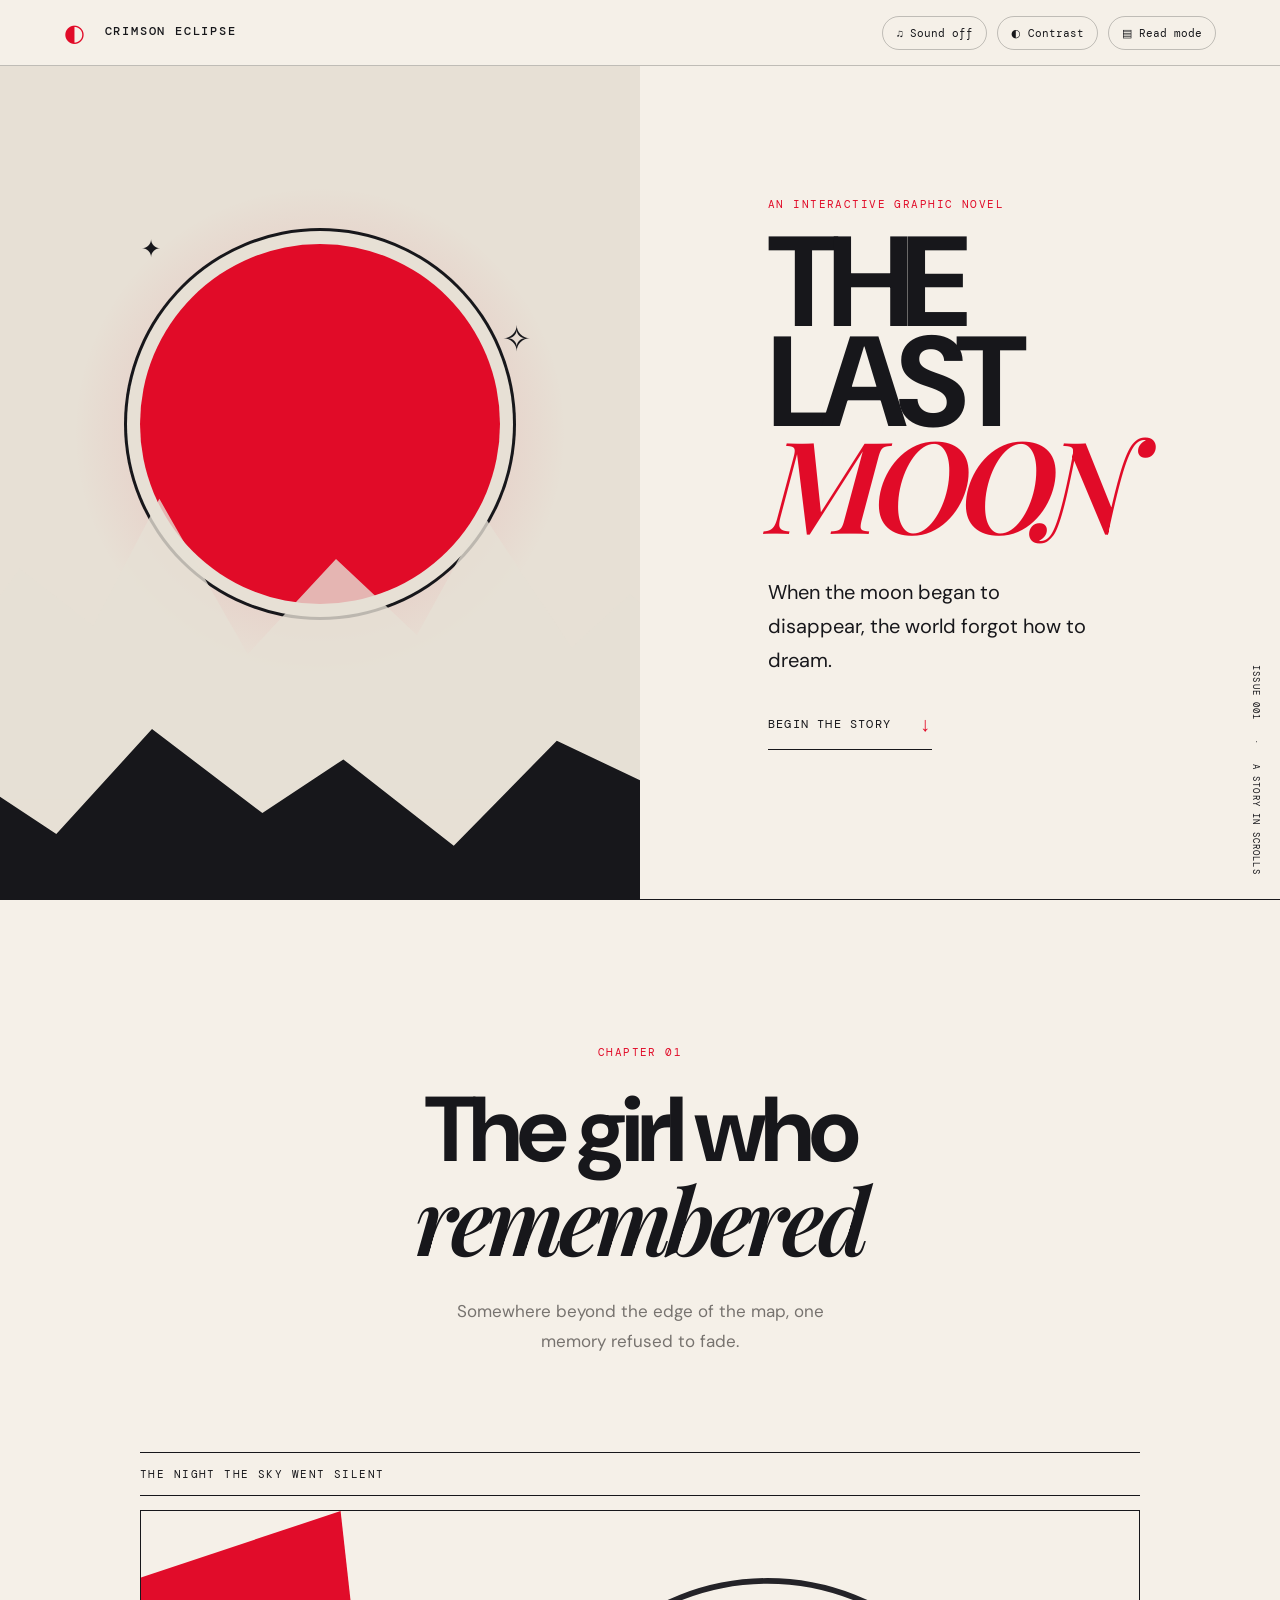
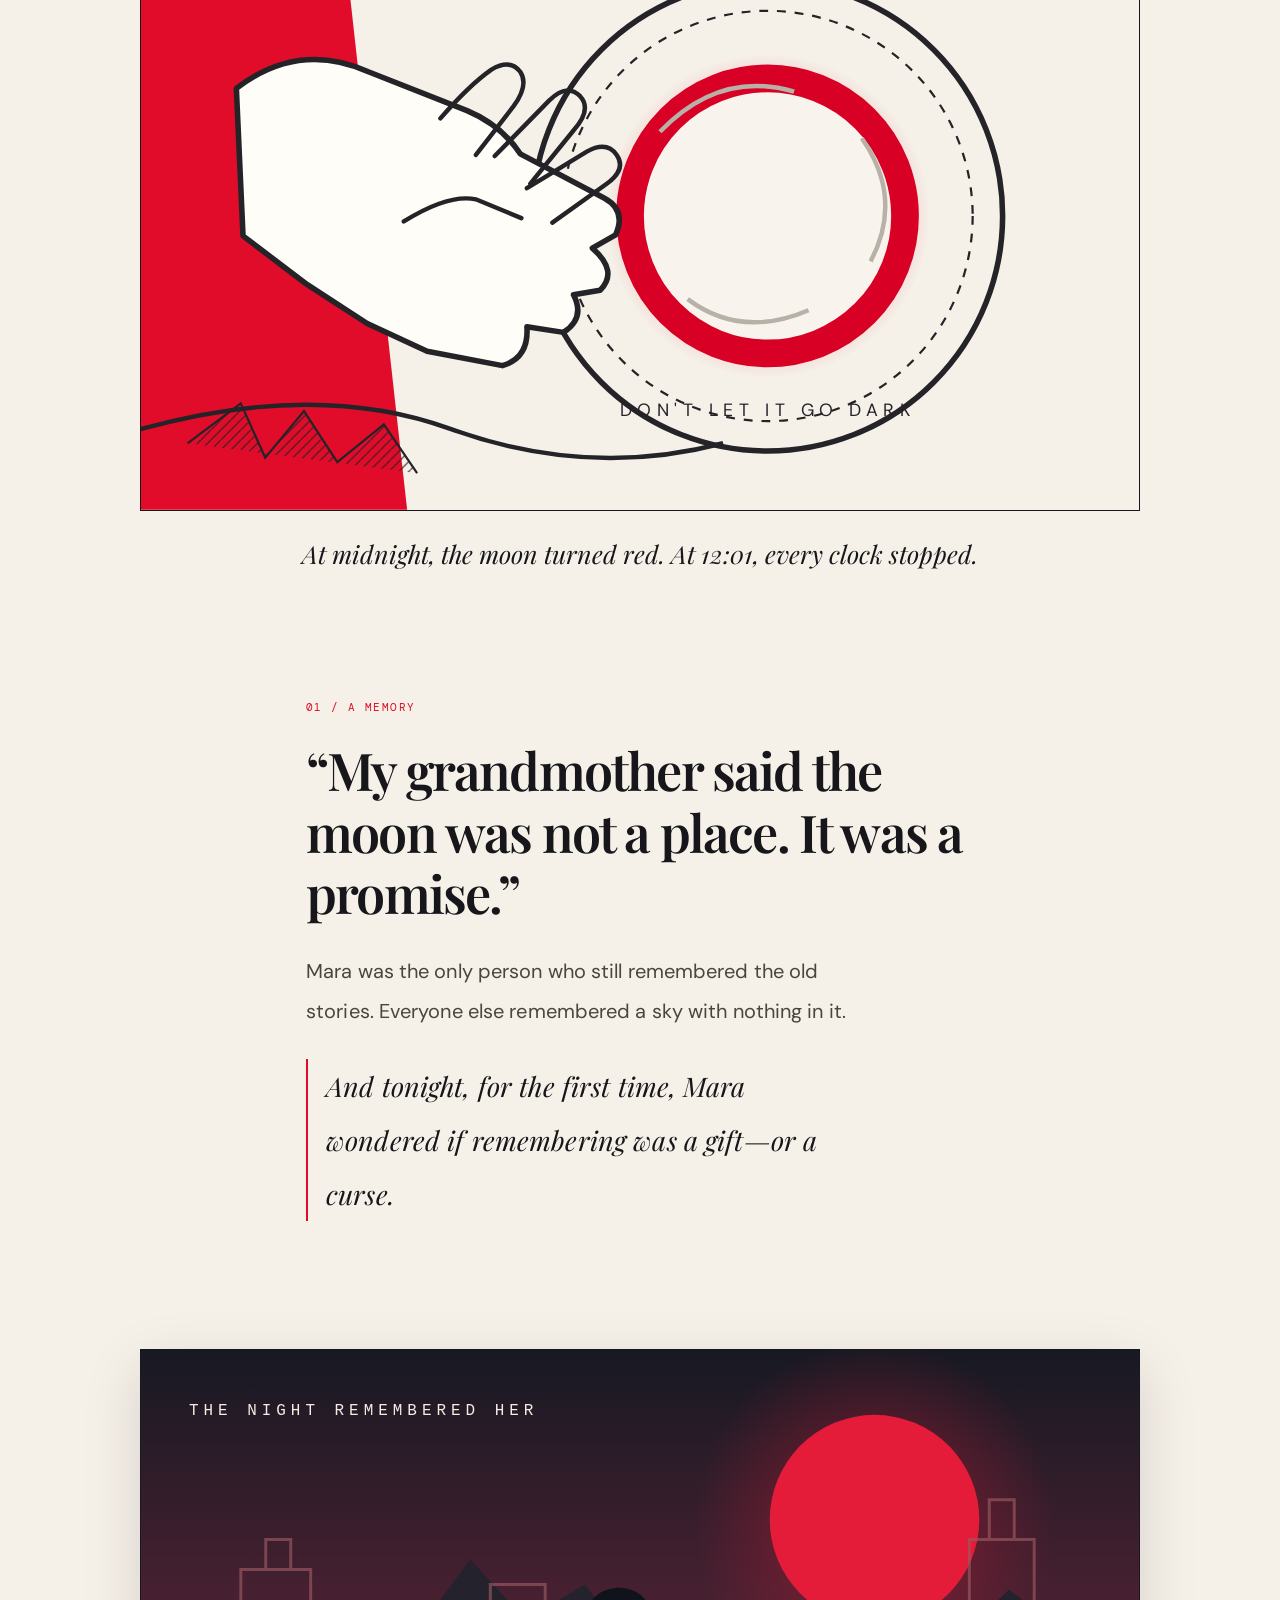
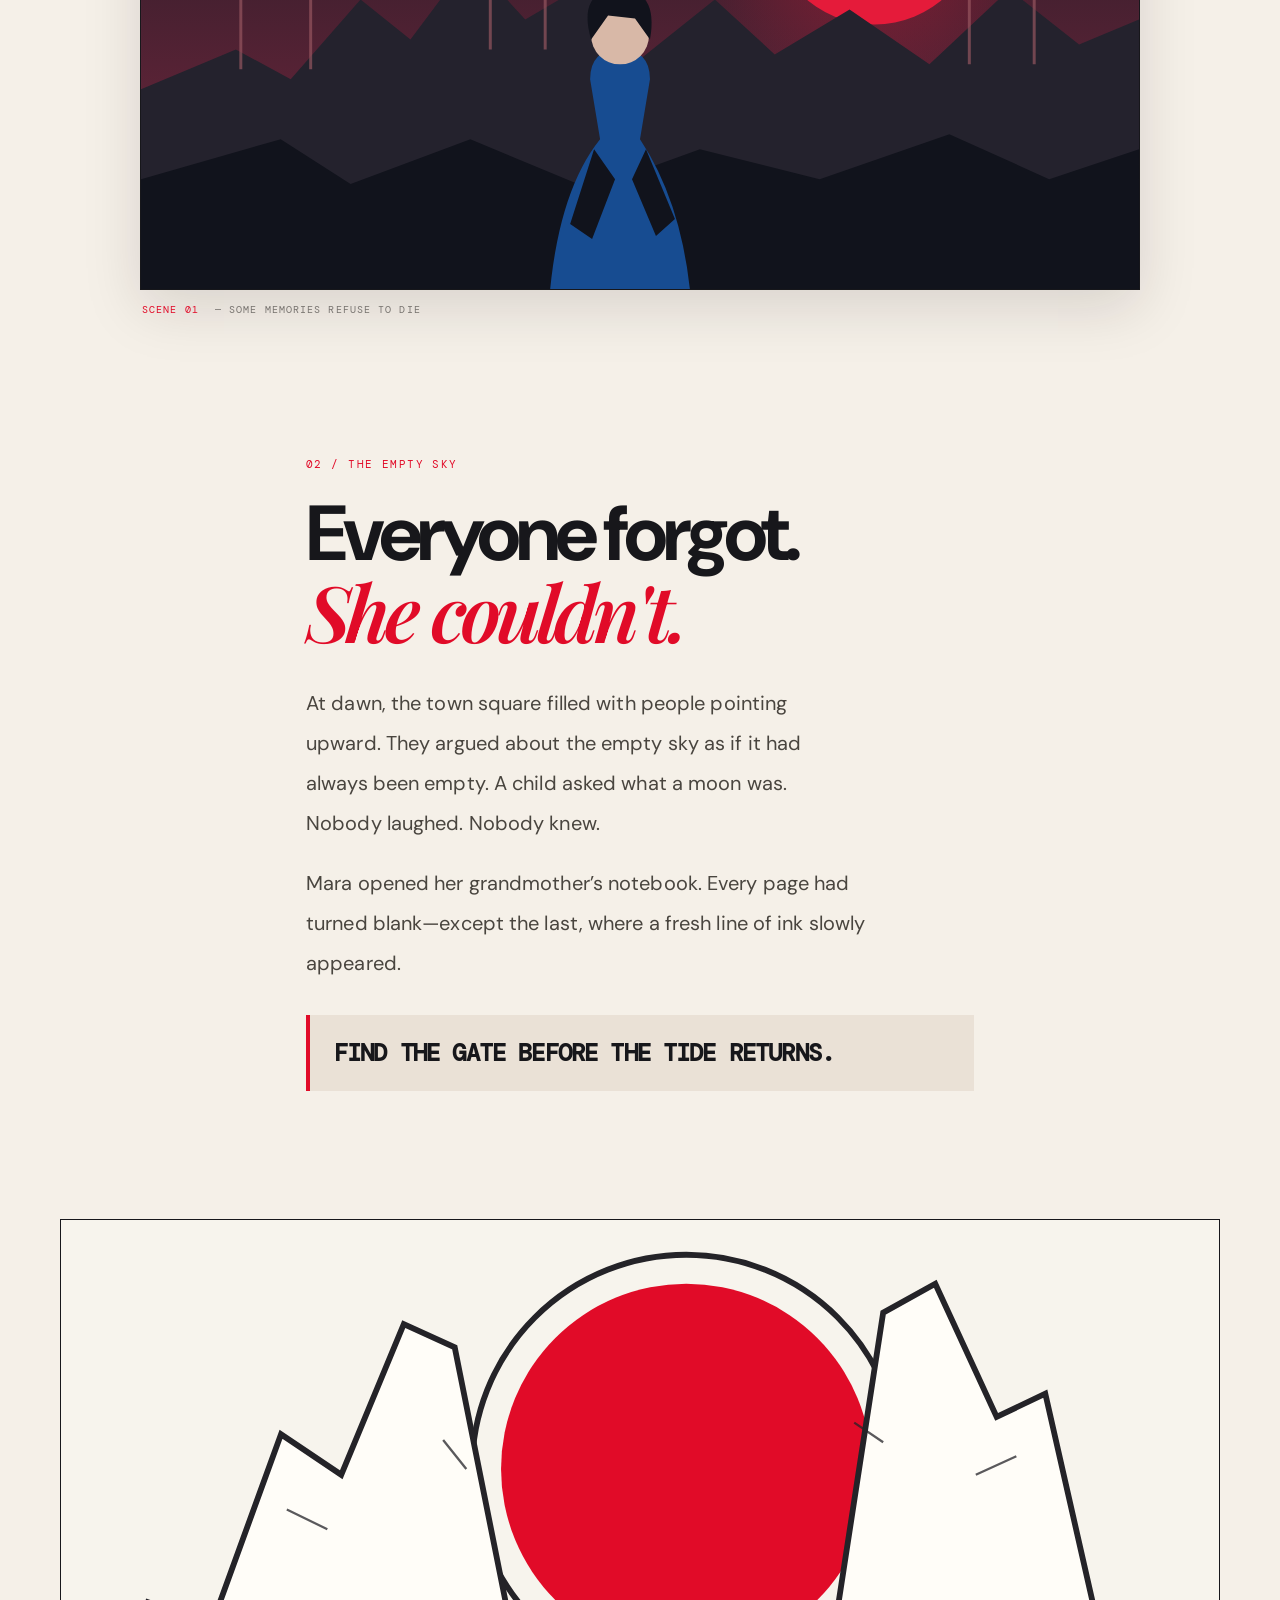
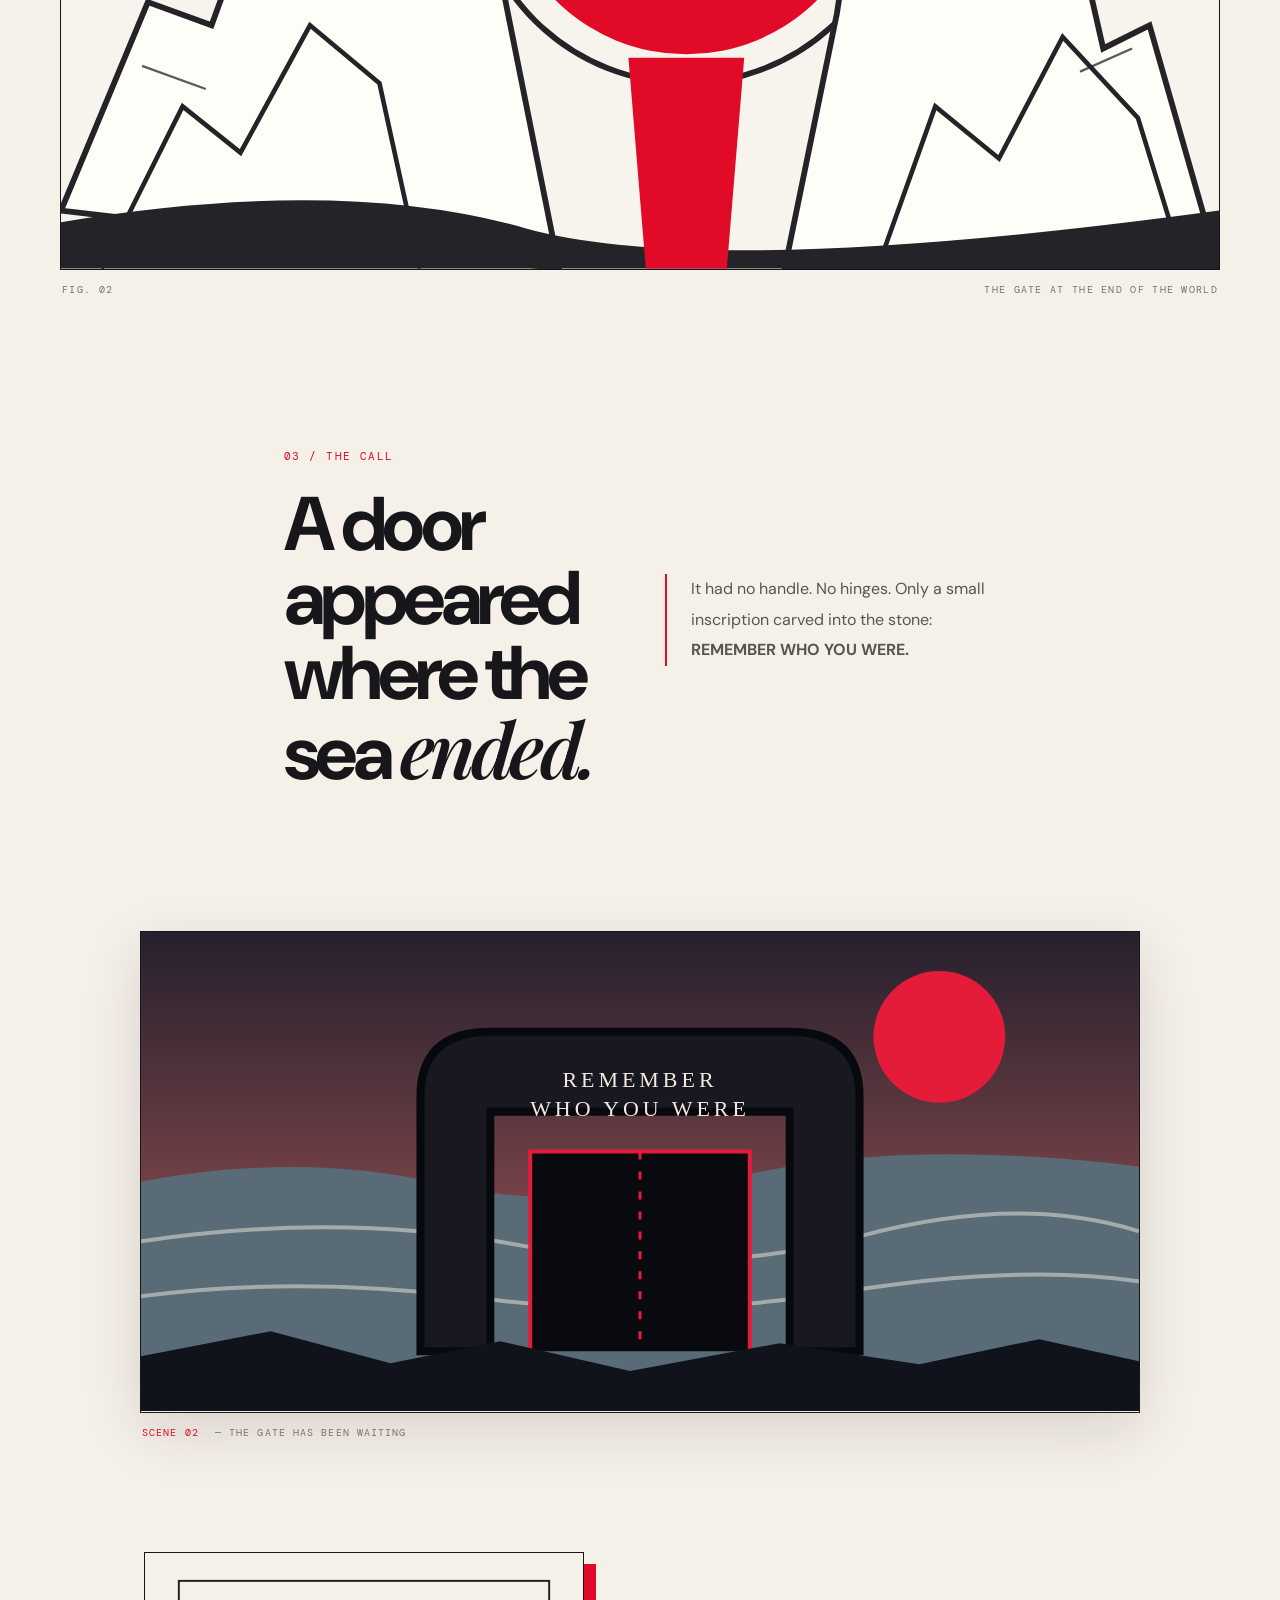
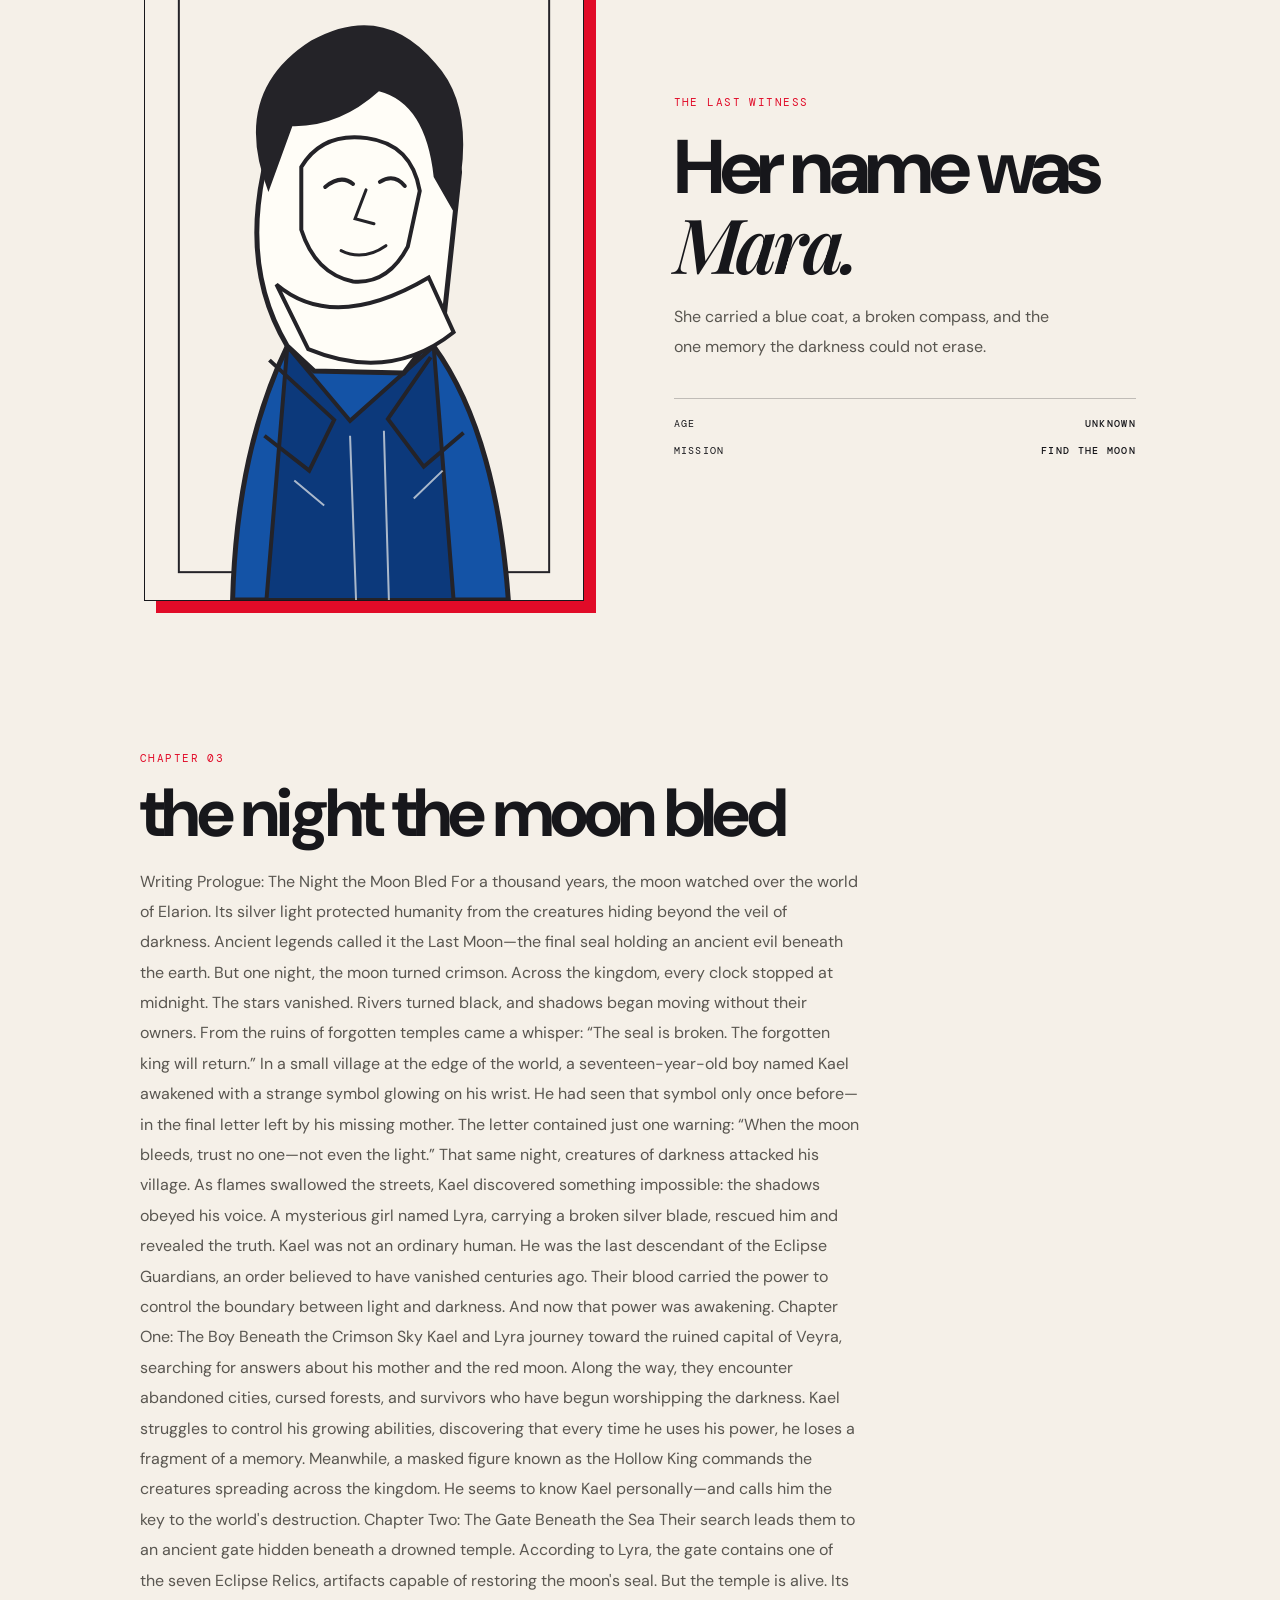
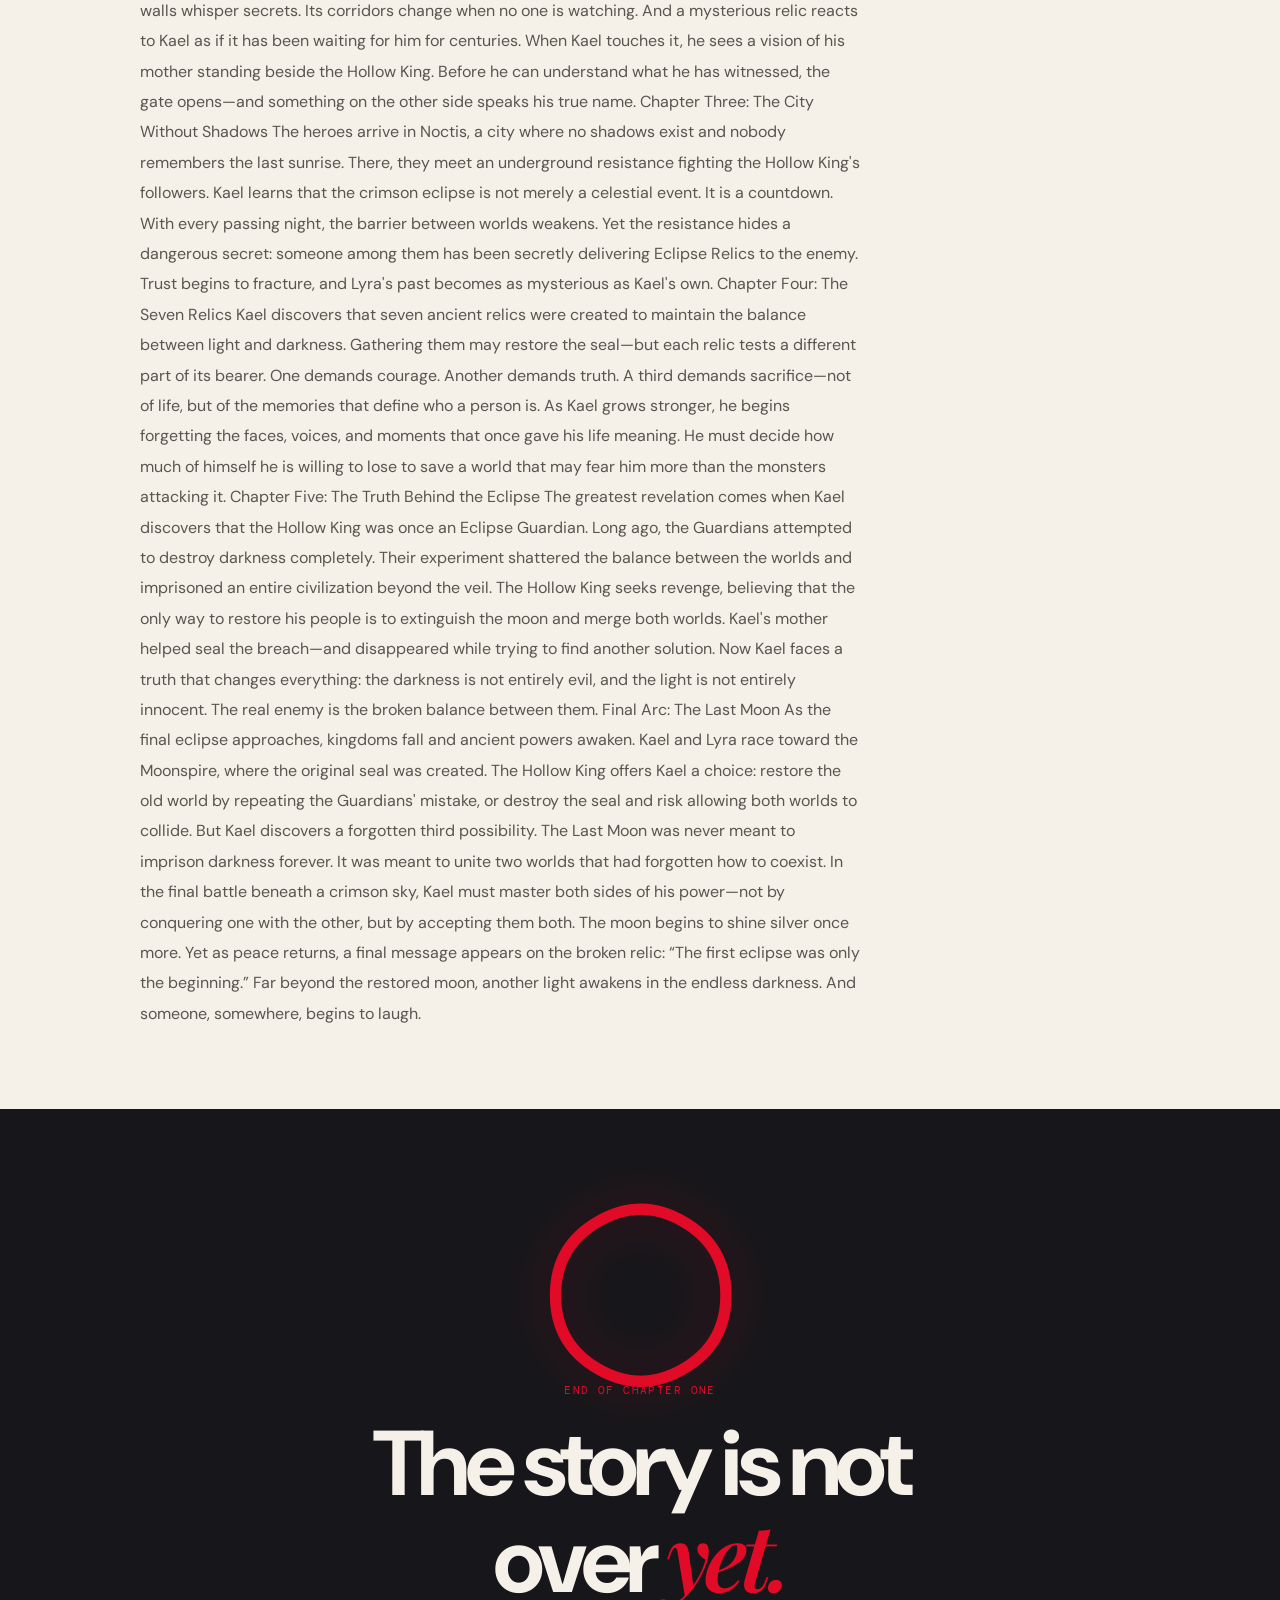
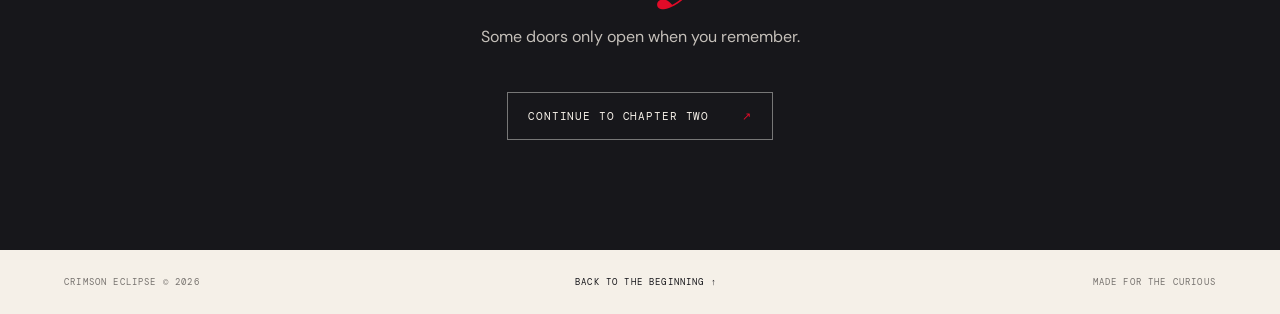
<file: index.html>
<!doctype html>
<html lang="en">
<head>
  <meta charset="utf-8">
  <meta name="viewport" content="width=device-width, initial-scale=1">
  <meta name="theme-color" content="#111114">
  <meta name="description" content="Crimson Eclipse — an interactive illustrated story.">
  <title>Crimson Eclipse — An Interactive Story</title>
  <link rel="stylesheet" href="styles.css">
</head>
<body>
  <div class="progress" aria-hidden="true"><span id="progressBar"></span></div>
  <header class="topbar">
    <a class="brand" href="#top" aria-label="Crimson Eclipse home"><span class="brand-mark">◐</span> CRIMSON ECLIPSE</a>
    <div class="top-actions">
      
      <button class="icon-btn" id="soundToggle" aria-pressed="false" title="Toggle ambient sound">♫ <span>Sound off</span></button>
      <button class="icon-btn" id="contrastToggle" aria-pressed="false" title="Toggle high contrast">◐ <span>Contrast</span></button>
      <button class="icon-btn" id="readingModeToggle" aria-pressed="false" title="Toggle focused reading mode">▤ <span>Read mode</span></button>
    </div>
  </header>

  <main id="top">
    <section class="intro">
      <div class="intro-art" aria-hidden="true">
        <div class="moon-halo"></div><div class="moon"></div>
        <div class="ridge ridge-back"></div><div class="ridge ridge-front"></div>
        <div class="tiny-star star-one">✦</div><div class="tiny-star star-two">✧</div>
      </div>
      <div class="intro-copy">
        <p class="eyebrow">AN INTERACTIVE GRAPHIC NOVEL</p>
        <h1>THE LAST<br><em>MOON</em></h1>
        <p class="intro-text">When the moon began to disappear, the world forgot how to dream.</p>
        <a class="start-link" href="#chapter-one">BEGIN THE STORY <span>↓</span></a>
      </div>
      <div class="vertical-note">ISSUE 001 &nbsp; · &nbsp; A STORY IN SCROLLS</div>
    </section>

    <section class="chapter-heading" id="chapter-one">
      <span class="chapter-number">CHAPTER 01</span>
      <h2>The girl who<br><em>remembered</em></h2>
      <p>Somewhere beyond the edge of the map, one memory refused to fade.</p>
    </section>

    <section class="comic-panel panel-hand" data-reveal>
      <div class="panel-caption">THE NIGHT THE SKY WENT SILENT</div>
      <svg class="art art-hand" viewBox="0 0 900 540" role="img" aria-label="A hand reaches toward a glowing red moon in a circular stone mechanism">
        <defs>
          <pattern id="hatch" width="9" height="9" patternUnits="userSpaceOnUse"><path d="M0 9 L9 0" stroke="#242328" stroke-width="1"/></pattern>
          <radialGradient id="redGlow"><stop offset="0" stop-color="#ff313b" stop-opacity=".8"/><stop offset="1" stop-color="#d90020" stop-opacity="0"/></radialGradient>
        </defs>
        <rect width="900" height="540" fill="#f5f0e8"/>
        <path d="M-30 70 L180 0 240 540 -30 540Z" fill="#e10c2a"/>
        <circle cx="565" cy="275" r="212" fill="none" stroke="#242328" stroke-width="5"/>
        <circle cx="565" cy="275" r="185" fill="none" stroke="#242328" stroke-width="2" stroke-dasharray="8 8"/>
        <circle cx="565" cy="275" r="146" fill="url(#redGlow)"/>
        <circle cx="565" cy="275" r="124" fill="#f8f4ed" stroke="#d90025" stroke-width="25"/>
        <path d="M468 199 Q522 143 589 163 M650 205 Q688 259 658 316 M493 350 Q541 386 602 360" fill="none" stroke="#b8b1a8" stroke-width="4"/>
        <path d="M86 160 Q142 117 205 145 L294 180 Q325 193 342 219 L418 259 Q438 270 428 292 L407 304 Q431 325 414 342 L390 346 Q401 367 381 380 L348 375 Q350 403 326 410 L258 397 204 372 150 337 92 293Z" fill="#fffdf7" stroke="#242328" stroke-width="5" stroke-linejoin="round"/>
        <path d="M270 187 Q296 157 316 143 Q333 133 342 145 Q350 157 336 176 L302 220 M319 221 L368 171 Q384 155 396 167 Q407 179 390 198 L351 246 M348 250 L402 217 Q420 207 429 220 Q438 233 420 246 L371 281 M237 280 Q277 255 302 260 L343 277" fill="none" stroke="#242328" stroke-width="4" stroke-linecap="round"/>
        <path d="M-10 470 Q155 422 279 467 T525 480" fill="none" stroke="#242328" stroke-width="4"/>
        <path d="M42 480 L90 444 112 493 147 451 177 497 219 463 249 507" fill="url(#hatch)" stroke="#242328" stroke-width="2"/>
        <text x="565" y="455" text-anchor="middle" font-size="16" letter-spacing="5" fill="#242328">DON'T LET IT GO DARK</text>
      </svg>
      <p class="panel-narration">At midnight, the moon turned red. At 12:01, every clock stopped.</p>
    </section>

    <section class="story-beat reading-beat" data-reveal>
      <div class="beat-index">01 / A MEMORY</div>
      <blockquote>“My grandmother said the moon was not a place. It was a promise.”</blockquote>
      <p>Mara was the only person who still remembered the old stories. Everyone else remembered a sky with nothing in it.</p>
      <p class="story-line">And tonight, for the first time, Mara wondered if remembering was a gift—or a curse.</p>
    </section>
    <figure class="narrative-art scene-dream" data-reveal>
      <svg viewBox="0 0 1000 540" role="img" aria-label="A lonely girl in a blue coat watches a crimson moon rise over a forgotten city">
        <defs><linearGradient id="dreamSky" x2="0" y2="1"><stop stop-color="#171923"/><stop offset=".65" stop-color="#5b2336"/><stop offset="1" stop-color="#d66b61"/></linearGradient><radialGradient id="dreamGlow"><stop stop-color="#ed1938" stop-opacity=".45"/><stop offset="1" stop-color="#ed1938" stop-opacity="0"/></radialGradient></defs>
        <rect width="1000" height="540" fill="url(#dreamSky)"/><circle cx="735" cy="170" r="180" fill="url(#dreamGlow)"/><circle cx="735" cy="170" r="105" fill="#e51b3a"/>
        <path d="M0 340 95 300 150 330 220 250 270 290 330 210 385 270 445 235 500 310 575 250 635 305 710 260 790 315 870 240 940 295 1000 270V540H0Z" fill="#24222d"/>
        <path d="M0 430 140 390 210 435 330 390 450 440 560 400 680 430 810 385 910 430 1000 400V540H0Z" fill="#11131c"/>
        <g fill="none" stroke="#9b5963" stroke-opacity=".65" stroke-width="3"><path d="M100 320V220H170V320M125 220V190H150V220M830 315V190H895V315M850 190V150H875V190M350 300V235H405V300"/></g>
        <path d="M410 540Q420 440 460 390L450 330Q450 300 480 300Q510 300 510 330L500 390Q540 450 550 540Z" fill="#174c91"/><circle cx="480" cy="286" r="29" fill="#d8b8a7"/><path d="M451 290Q437 242 478 238Q519 240 510 290L495 269 468 266Z" fill="#11131c"/><path d="M454 400 430 475 452 490 475 430M506 400 535 470 516 487 492 430" fill="#11131c"/>
        <text x="48" y="65" fill="#f7e9e3" font-family="monospace" font-size="16" letter-spacing="5">THE NIGHT REMEMBERED HER</text>
      </svg><figcaption><span>SCENE 01</span> — SOME MEMORIES REFUSE TO DIE</figcaption>
    </figure>
    <section class="story-beat reading-beat" data-reveal>
      <div class="beat-index">02 / THE EMPTY SKY</div>
      <h2 class="dramatic-heading">Everyone forgot.<br><em>She couldn't.</em></h2>
      <p>At dawn, the town square filled with people pointing upward. They argued about the empty sky as if it had always been empty. A child asked what a moon was. Nobody laughed. Nobody knew.</p>
      <p>Mara opened her grandmother’s notebook. Every page had turned blank—except the last, where a fresh line of ink slowly appeared.</p>
      <blockquote class="ink-message">FIND THE GATE BEFORE THE TIDE RETURNS.</blockquote>
    </section>

    <section class="wide-panel" data-reveal>
      <div class="wide-art">
        <svg viewBox="0 0 1000 560" role="img" aria-label="A mysterious red moon suspended between enormous ruined towers">
          <rect width="1000" height="560" fill="#f7f4ed"/>
          <circle cx="540" cy="215" r="160" fill="#e10b28"/>
          <circle cx="540" cy="215" r="185" fill="none" stroke="#242328" stroke-width="5"/>
          <path d="M0 510 L75 330 130 350 190 185 242 220 296 90 340 110 390 360 430 560Z" fill="#fffdf8" stroke="#242328" stroke-width="5"/>
          <path d="M1000 560 L940 350 900 370 850 150 808 170 755 55 710 80 670 340 625 560Z" fill="#fffdf8" stroke="#242328" stroke-width="5"/>
          <path d="M35 560 L105 420 155 460 215 350 275 400 310 560 M705 560 L755 420 810 465 865 360 930 430 970 560" fill="none" stroke="#242328" stroke-width="4"/>
          <path d="M0 520 Q240 480 400 525 T1000 510 L1000 560 0 560Z" fill="#242328"/>
          <path d="M490 378 L590 378 575 560 505 560Z" fill="#e10b28"/>
          <g stroke="#242328" stroke-width="2" opacity=".75"><path d="M70 385 L125 405 M195 250 L230 267 M790 220 L825 204 M880 390 L925 370 M330 190 L350 215 M685 175 L710 192"/></g>
        </svg>
      </div>
      <div class="wide-caption"><span>FIG. 02</span><span>THE GATE AT THE END OF THE WORLD</span></div>
    </section>

    <section class="story-beat split-beat" data-reveal>
      <div><div class="beat-index">03 / THE CALL</div><h2>A door appeared<br>where the sea <em>ended.</em></h2></div>
      <p>It had no handle. No hinges. Only a small inscription carved into the stone: <strong>REMEMBER WHO YOU WERE.</strong></p>
    </section>
    <figure class="narrative-art scene-gate" data-reveal>
      <svg viewBox="0 0 1000 480" role="img" aria-label="An enormous ancient gate rises from a retreating sea under a red eclipse">
        <defs><linearGradient id="gateSky" x2="0" y2="1"><stop stop-color="#25202d"/><stop offset="1" stop-color="#b65d5c"/></linearGradient></defs>
        <rect width="1000" height="480" fill="url(#gateSky)"/><circle cx="800" cy="105" r="66" fill="#e51b3a"/><path d="M0 250Q160 220 300 252T600 245T1000 235V480H0Z" fill="#586b76"/>
        <path d="M0 310Q200 280 380 314T720 305T1000 300M0 365Q160 344 340 367T700 361T1000 350" fill="none" stroke="#d8d5d0" stroke-opacity=".6" stroke-width="4"/>
        <path d="M280 420V165Q280 100 350 100H650Q720 100 720 165V420H650V180H350V420Z" fill="#171820" stroke="#08090e" stroke-width="8"/>
        <path d="M390 420V220H610V420" fill="#090a10" stroke="#e51b3a" stroke-width="4"/><path d="M500 220V420" stroke="#e51b3a" stroke-width="3" stroke-dasharray="8 12"/>
        <text x="500" y="155" text-anchor="middle" fill="#f5e8e1" font-family="Georgia,serif" font-size="22" letter-spacing="4">REMEMBER</text><text x="500" y="184" text-anchor="middle" fill="#f5e8e1" font-family="Georgia,serif" font-size="22" letter-spacing="4">WHO YOU WERE</text>
        <path d="M0 425 130 400 250 432 360 410 490 440 640 412 780 433 900 408 1000 430V480H0Z" fill="#11131c"/>
      </svg><figcaption><span>SCENE 02</span> — THE GATE HAS BEEN WAITING</figcaption>
    </figure>

    <section class="character-panel" data-reveal>
      <div class="character-art">
        <svg viewBox="0 0 440 650" role="img" aria-label="Comic illustration of Mara, a young traveler in a blue coat and pale scarf">
          <rect width="440" height="650" fill="#f5f0e8"/>
          <rect x="34" y="28" width="372" height="594" fill="none" stroke="#242328" stroke-width="2"/>
          <path d="M88 650 Q92 500 143 395 L290 395 Q353 482 365 650Z" fill="#1453a6" stroke="#242328" stroke-width="5"/>
          <path d="M143 395 L206 470 290 395 310 650 122 650Z" fill="#0c397b" stroke="#242328" stroke-width="4"/>
          <path d="M143 395 Q98 320 119 220 Q130 139 213 126 Q300 127 316 220 L300 370 260 422 170 420Z" fill="#fffdf7" stroke="#242328" stroke-width="5"/>
          <path d="M124 240 Q85 140 167 88 Q239 48 292 111 Q336 159 310 260 L290 225 Q282 151 235 139 Q195 175 148 174Z" fill="#242328"/>
          <path d="M157 215 Q178 180 223 186 Q268 192 276 239 L264 295 Q244 333 209 330 Q171 322 157 278Z" fill="#fffdf7" stroke="#242328" stroke-width="4"/>
          <path d="M181 235 Q197 222 209 232 M236 230 Q250 221 261 234" fill="none" stroke="#242328" stroke-width="4" stroke-linecap="round"/>
          <path d="M222 238 L211 267 230 272 M197 299 Q219 310 242 294" fill="none" stroke="#242328" stroke-width="3" stroke-linecap="round"/>
          <path d="M132 333 Q190 382 285 326 L310 381 Q246 432 164 398Z" fill="#fffdf7" stroke="#242328" stroke-width="4"/>
          <path d="M125 409 L190 469 165 520 120 485 M287 406 L244 468 280 516 320 482" fill="none" stroke="#242328" stroke-width="4"/>
          <path d="M150 530 L180 555 M270 548 L299 520 M206 485 L212 650 M240 480 L245 650" stroke="#fffdf7" stroke-width="2" opacity=".65"/>
        </svg>
      </div>
      <div class="character-copy">
        <p class="eyebrow">THE LAST WITNESS</p>
        <h2>Her name was<br><em>Mara.</em></h2>
        <p>She carried a blue coat, a broken compass, and the one memory the darkness could not erase.</p>
        <div class="character-stats"><span>AGE <b>UNKNOWN</b></span><span>MISSION <b>FIND THE MOON</b></span></div>
      </div>
    </section>

    <section id="customChapters" aria-label="Additional chapters"></section>

    <section class="custom-chapter chapter-two-content" id="chapterTwoContent" aria-labelledby="chapter-two-title" hidden>
      <div class="custom-label">CHAPTER 02 · THE GATE BENEATH THE SEA</div>
      <h2 id="chapter-two-title">The Gate Beneath the Sea</h2>
      <p>The compass did not point north anymore. It pointed toward the sound of waves—and every time Mara followed it, the ocean seemed to pull farther away from the shore.</p>

      <figure class="chapter-hero-illustration" data-reveal>
        <img src="assets/gate-beneath-the-sea.svg" alt="Mara faces an ancient gate on a deserted shore beneath the crimson eclipse" loading="lazy">
        <figcaption>THE GATE BENEATH THE SEA · AN ILLUSTRATED STORY MOMENT</figcaption>
      </figure>

      <div class="comic-slideshow" aria-label="Chapter two illustration slideshow">
        <div class="slideshow-stage" aria-live="polite">
          <figure class="slide is-active">
            <svg viewBox="0 0 900 420" role="img" aria-label="Mara stands on a deserted shore under the blood-red moon">
              <defs><linearGradient id="seaSky" x1="0" y1="0" x2="0" y2="1"><stop stop-color="#e9e1d5"/><stop offset="1" stop-color="#c3b6b0"/></linearGradient><radialGradient id="moonAura"><stop stop-color="#ef1736" stop-opacity=".5"/><stop offset="1" stop-color="#ef1736" stop-opacity="0"/></radialGradient></defs>
              <rect width="900" height="420" fill="url(#seaSky)"/><circle cx="665" cy="105" r="100" fill="url(#moonAura)"/><circle cx="665" cy="105" r="57" fill="#d90d2b" stroke="#242328" stroke-width="4"/><path d="M0 225 Q120 192 240 224 T480 218 T720 224 T900 207 L900 420 L0 420Z" fill="#81979b" stroke="#242328" stroke-width="4"/><path d="M0 266 Q150 243 300 270 T600 265 T900 260 M0 312 Q180 294 350 318 T690 311 T900 320" fill="none" stroke="#f7f4ed" stroke-width="5"/><path d="M0 350 L120 330 210 351 330 334 455 365 600 338 740 355 900 330 900 420 0 420Z" fill="#242328"/><path d="M355 330 L355 260 Q355 238 375 238 Q395 238 395 260 L395 329 M360 268 L330 302 M390 271 L414 297" fill="#164d99" stroke="#242328" stroke-width="5"/><circle cx="375" cy="223" r="21" fill="#e4c9b6" stroke="#242328" stroke-width="4"/><path d="M354 223 Q347 191 376 191 Q400 193 396 224 L386 213 368 208Z" fill="#242328"/><path d="M348 248 L375 268 398 246" fill="none" stroke="#f7f4ed" stroke-width="8"/>
            </svg>
            <figcaption>01 / THE TIDE RETREATS</figcaption>
          </figure>
          <figure class="slide" hidden>
            <svg viewBox="0 0 900 420" role="img" aria-label="An ancient black stone gate emerges from the exposed seabed">
              <rect width="900" height="420" fill="#e9e1d5"/><circle cx="660" cy="90" r="47" fill="#d90d2b"/><path d="M0 250 Q200 210 360 250 T680 240 T900 235 L900 420 L0 420Z" fill="#87999b" stroke="#242328" stroke-width="4"/><path d="M0 315 Q180 288 360 316 T720 307 T900 310" fill="none" stroke="#f7f4ed" stroke-width="5"/><path d="M265 370 L265 170 Q265 115 320 115 L580 115 Q635 115 635 170 L635 370 L580 370 L580 180 L320 180 L320 370Z" fill="#303035" stroke="#17171a" stroke-width="7"/><path d="M345 365 L345 205 L555 205 L555 365" fill="#111114" stroke="#d90d2b" stroke-width="3"/><g fill="#f7f4ed" font-size="15" font-family="serif"><text x="345" y="153">REMEMBER</text><text x="345" y="173">WHO YOU WERE</text></g><path d="M0 385 L130 362 220 389 360 371 500 390 650 367 790 388 900 370 900 420 0 420Z" fill="#242328"/><path d="M450 215 L450 350" stroke="#d90d2b" stroke-width="2" stroke-dasharray="6 8"/>
            </svg>
            <figcaption>02 / THE GATE OF NAMES</figcaption>
          </figure>
          <figure class="slide" hidden>
            <svg viewBox="0 0 900 420" role="img" aria-label="Mara holds a glowing red compass as the ancient gate begins to open">
              <rect width="900" height="420" fill="#f3eee5"/><path d="M0 0 L290 0 220 420 0 420Z" fill="#ded5c9"/><path d="M650 0 L900 0 900 420 710 420Z" fill="#ded5c9"/><path d="M260 420 Q270 275 350 210 L530 210 Q620 285 640 420Z" fill="#1453a6" stroke="#242328" stroke-width="6"/><path d="M340 210 Q315 160 338 105 Q365 45 433 55 Q501 61 515 123 L500 205 450 250 370 245Z" fill="#fffdf7" stroke="#242328" stroke-width="5"/><path d="M337 128 Q325 60 392 35 Q462 14 501 77 L512 132 486 108 452 82 402 110 355 150Z" fill="#242328"/><path d="M365 146 Q386 132 402 145 M440 145 Q460 132 478 146" stroke="#242328" stroke-width="4" fill="none"/><path d="M410 155 L400 181 420 185 M390 207 Q420 221 445 202" stroke="#242328" stroke-width="3" fill="none"/><circle cx="564" cy="270" r="49" fill="#d90d2b" stroke="#242328" stroke-width="5"/><circle cx="564" cy="270" r="34" fill="none" stroke="#f7f4ed" stroke-width="3"/><path d="M564 242 L575 272 564 298 553 272Z" fill="#f7f4ed"/><path d="M635 0 L635 420" stroke="#242328" stroke-width="5"/><path d="M658 0 L658 420" stroke="#d90d2b" stroke-width="3"/><g fill="#d90d2b"><circle cx="680" cy="75" r="4"/><circle cx="700" cy="130" r="3"/><circle cx="680" cy="210" r="5"/><circle cx="704" cy="310" r="3"/></g>
            </svg>
            <figcaption>03 / THE MEMORY PRICE</figcaption>
          </figure>
        </div>
        <div class="slideshow-controls">
          <button type="button" class="slide-arrow" id="slidePrev" aria-label="Previous illustration">←</button>
          <div class="slide-dots" role="group" aria-label="Choose illustration">
            <button type="button" class="slide-dot is-active" aria-label="Show illustration 1" aria-pressed="true"></button>
            <button type="button" class="slide-dot" aria-label="Show illustration 2" aria-pressed="false"></button>
            <button type="button" class="slide-dot" aria-label="Show illustration 3" aria-pressed="false"></button>
          </div>
          <button type="button" class="slide-arrow" id="slideNext" aria-label="Next illustration">→</button>
        </div>
      </div>

      <article class="published-comic-panel">
        <h3 class="published-panel-caption">PANEL 01 — THE VANISHING TIDE</h3>
        <div class="wide-art" role="img" aria-label="A deserted shoreline beneath a red moon">
          <svg viewBox="0 0 900 360" xmlns="http://www.w3.org/2000/svg">
            <rect width="900" height="360" fill="#e9e1d5"/>
            <circle cx="670" cy="92" r="48" fill="#d90d2b"/>
            <circle cx="670" cy="92" r="61" fill="none" stroke="#242328" stroke-width="3"/>
            <path d="M0 190 Q120 165 235 194 T470 190 T700 188 T900 180 L900 360 L0 360Z" fill="#a9b5b6" stroke="#242328" stroke-width="3"/>
            <path d="M0 235 Q130 215 255 242 T510 238 T760 230 T900 236 M0 278 Q170 260 330 283 T630 278 T900 280" fill="none" stroke="#f7f4ed" stroke-width="4"/>
            <path d="M0 305 L140 286 220 308 340 294 455 322 610 295 760 312 900 288 900 360 0 360Z" fill="#242328"/>
            <path d="M145 305 L166 268 183 305 M183 305 L202 280 217 307" fill="none" stroke="#f7f4ed" stroke-width="3"/>
            <path d="M70 60 L110 100 M110 60 L70 100 M790 140 L825 175 M825 140 L790 175" stroke="#242328" stroke-width="2"/>
          </svg>
        </div>
        <p class="published-panel-narration">The sea withdrew without a sound, leaving ships tilted in the mud like forgotten toys. Beneath the final line of foam, black stone emerged.</p>
      </article>

      <article class="published-comic-panel">
        <h3 class="published-panel-caption">PANEL 02 — THE INSCRIPTION</h3>
        <p>Mara climbed down between stranded boats. The compass needle trembled so hard its glass began to ring. At the edge of the exposed seabed stood a gate taller than a cathedral, its surface covered in names.</p>
        <blockquote class="published-panel-dialogue">“These are not names of the dead,” whispered a voice behind her. “They are the names of the people the world has forgotten.”</blockquote>
        <p>Mara turned. An old lighthouse keeper stood ankle-deep in the receding water, though his coat was perfectly dry. His face seemed familiar in the way of a dream you lose the moment you wake.</p>
      </article>

      <article class="published-comic-panel">
        <h3 class="published-panel-caption">PANEL 03 — THE PRICE OF REMEMBERING</h3>
        <p>She found her grandmother’s name carved near the gate’s center. Beneath it, a second line slowly appeared: <strong>MARA VALE — THE LAST WITNESS.</strong></p>
        <p>The gate opened a finger’s width. From the darkness beyond came the sound of a thousand clocks starting at once—and a voice that sounded exactly like Mara’s own.</p>
        <blockquote class="published-panel-dialogue">“If you come through, you must give the moon a memory in return.”</blockquote>
      </article>

      <p class="published-chapter-ending">Mara looked down at the compass. Where its needle had been, a tiny red light now beat like a heart. Then the tide began to return.</p>
      <p><a class="start-link" href="#top">RETURN TO THE BEGINNING ↑</a></p>
    </section>

    <section class="ending" data-reveal>
      <div class="ending-moon">◯</div>
      <p class="eyebrow">END OF CHAPTER ONE</p>
      <h2>The story is not<br>over <em>yet.</em></h2>
      <p>Some doors only open when you remember.</p>
      <button class="continue-btn" id="continueBtn">CONTINUE TO CHAPTER TWO <span>↗</span></button>
      <p class="chapter-two" id="chapterTwo" hidden>CHAPTER TWO IS COMING — THE GATE HAS HEARD YOU.</p>
    </section>
  </main>

  <footer><span>CRIMSON ECLIPSE © 2026</span><a href="#top">BACK TO THE BEGINNING ↑</a><span>MADE FOR THE CURIOUS</span></footer>
  <script src="script.js"></script>
</body>
</html>
</file>
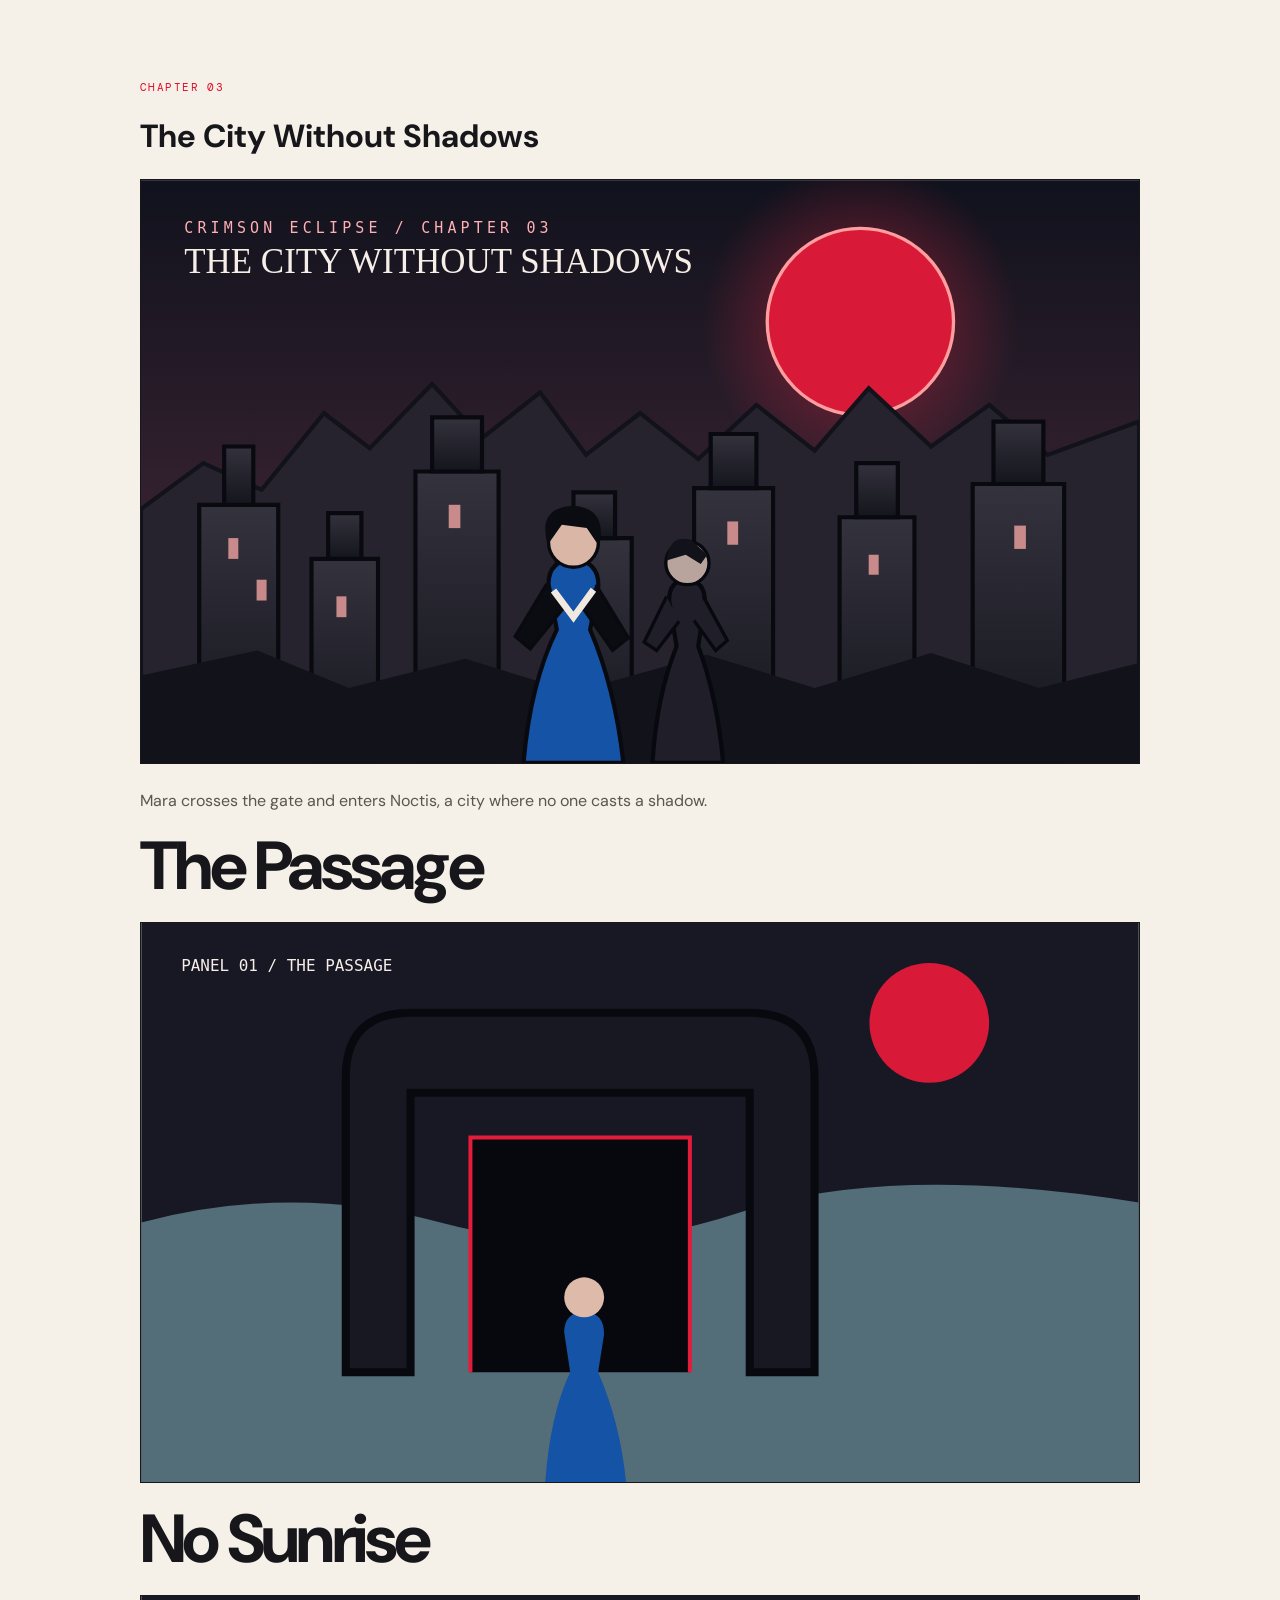
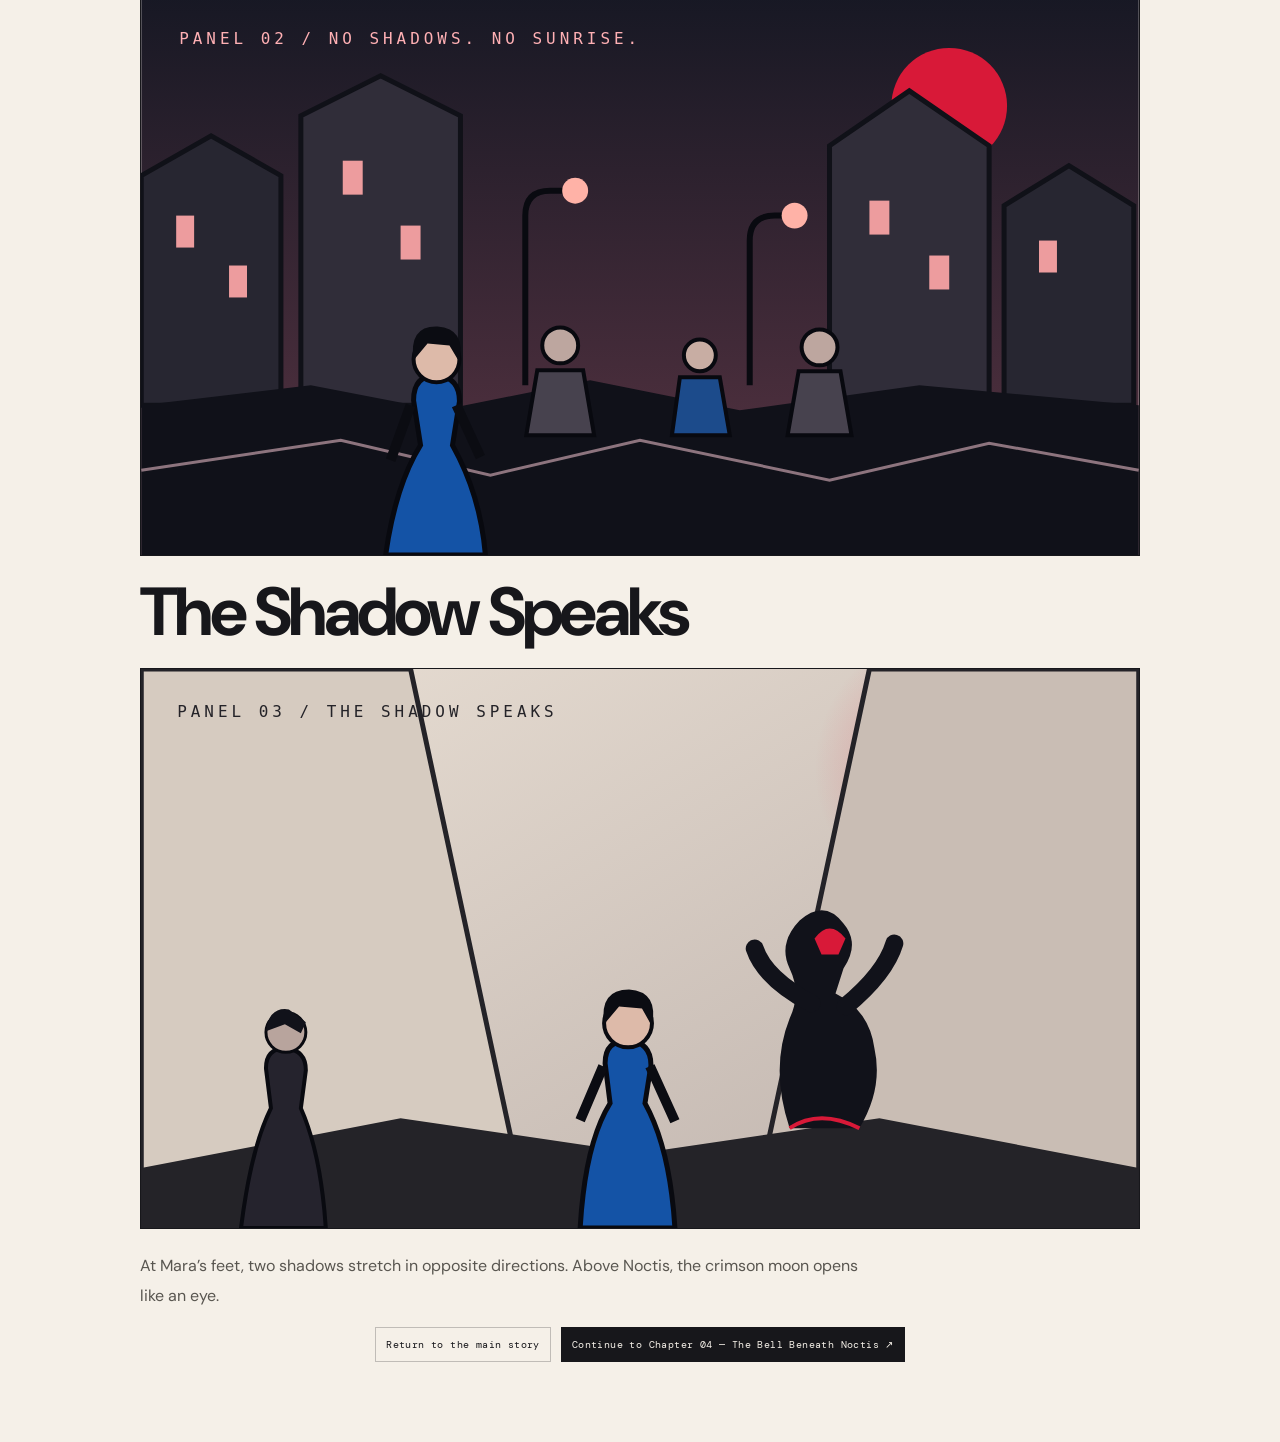
<file: chapter-03.html>
<!doctype html><html lang="en"><head><meta charset="utf-8"><meta name="viewport" content="width=device-width,initial-scale=1"><title>Chapter 03 | Crimson Eclipse</title><link rel="stylesheet" href="styles.css"><link rel="stylesheet" href="chapter-04.css"></head><body><main class="custom-chapter"><p class="custom-label">CHAPTER 03</p><h1>The City Without Shadows</h1><img src="assets/chapter-03-noctis-cover.svg" alt="Noctis beneath a crimson eclipse"><p>Mara crosses the gate and enters Noctis, a city where no one casts a shadow.</p><h2>The Passage</h2><img src="assets/chapter-03-panel-one.svg" alt="Mara enters the gate"><h2>No Sunrise</h2><img src="assets/chapter-03-noctis-streets.svg" alt="Silent streets of Noctis"><h2>The Shadow Speaks</h2><img src="assets/chapter-03-shadow-revealed.svg" alt="A shadow faces Mara"><p>At Mara’s feet, two shadows stretch in opposite directions. Above Noctis, the crimson moon opens like an eye.</p><nav class="chapter-bottom-nav" aria-label="Continue reading"><a class="chapter-nav-link" href="./">Return to the main story</a><a class="chapter-nav-link primary" href="chapter-04.html">Continue to Chapter 04 — The Bell Beneath Noctis ↗</a></nav></main></body></html>
</file>
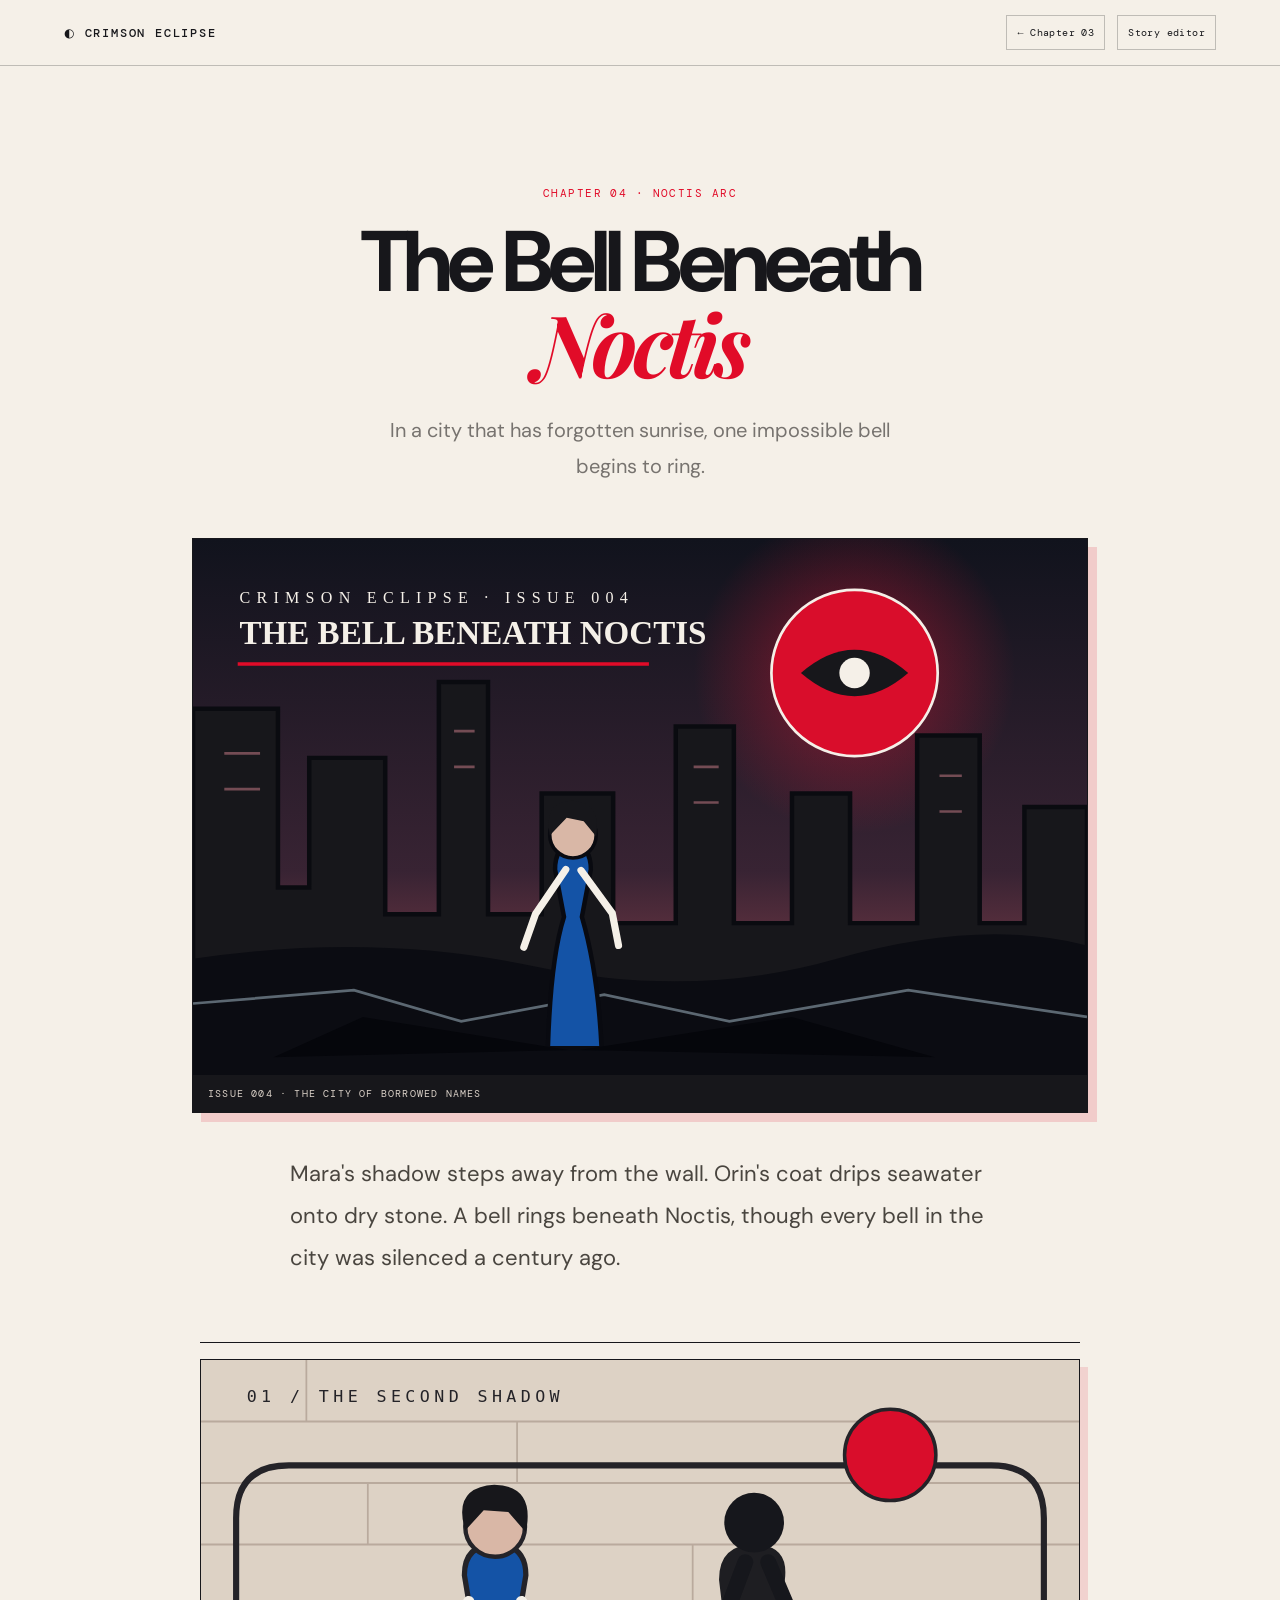
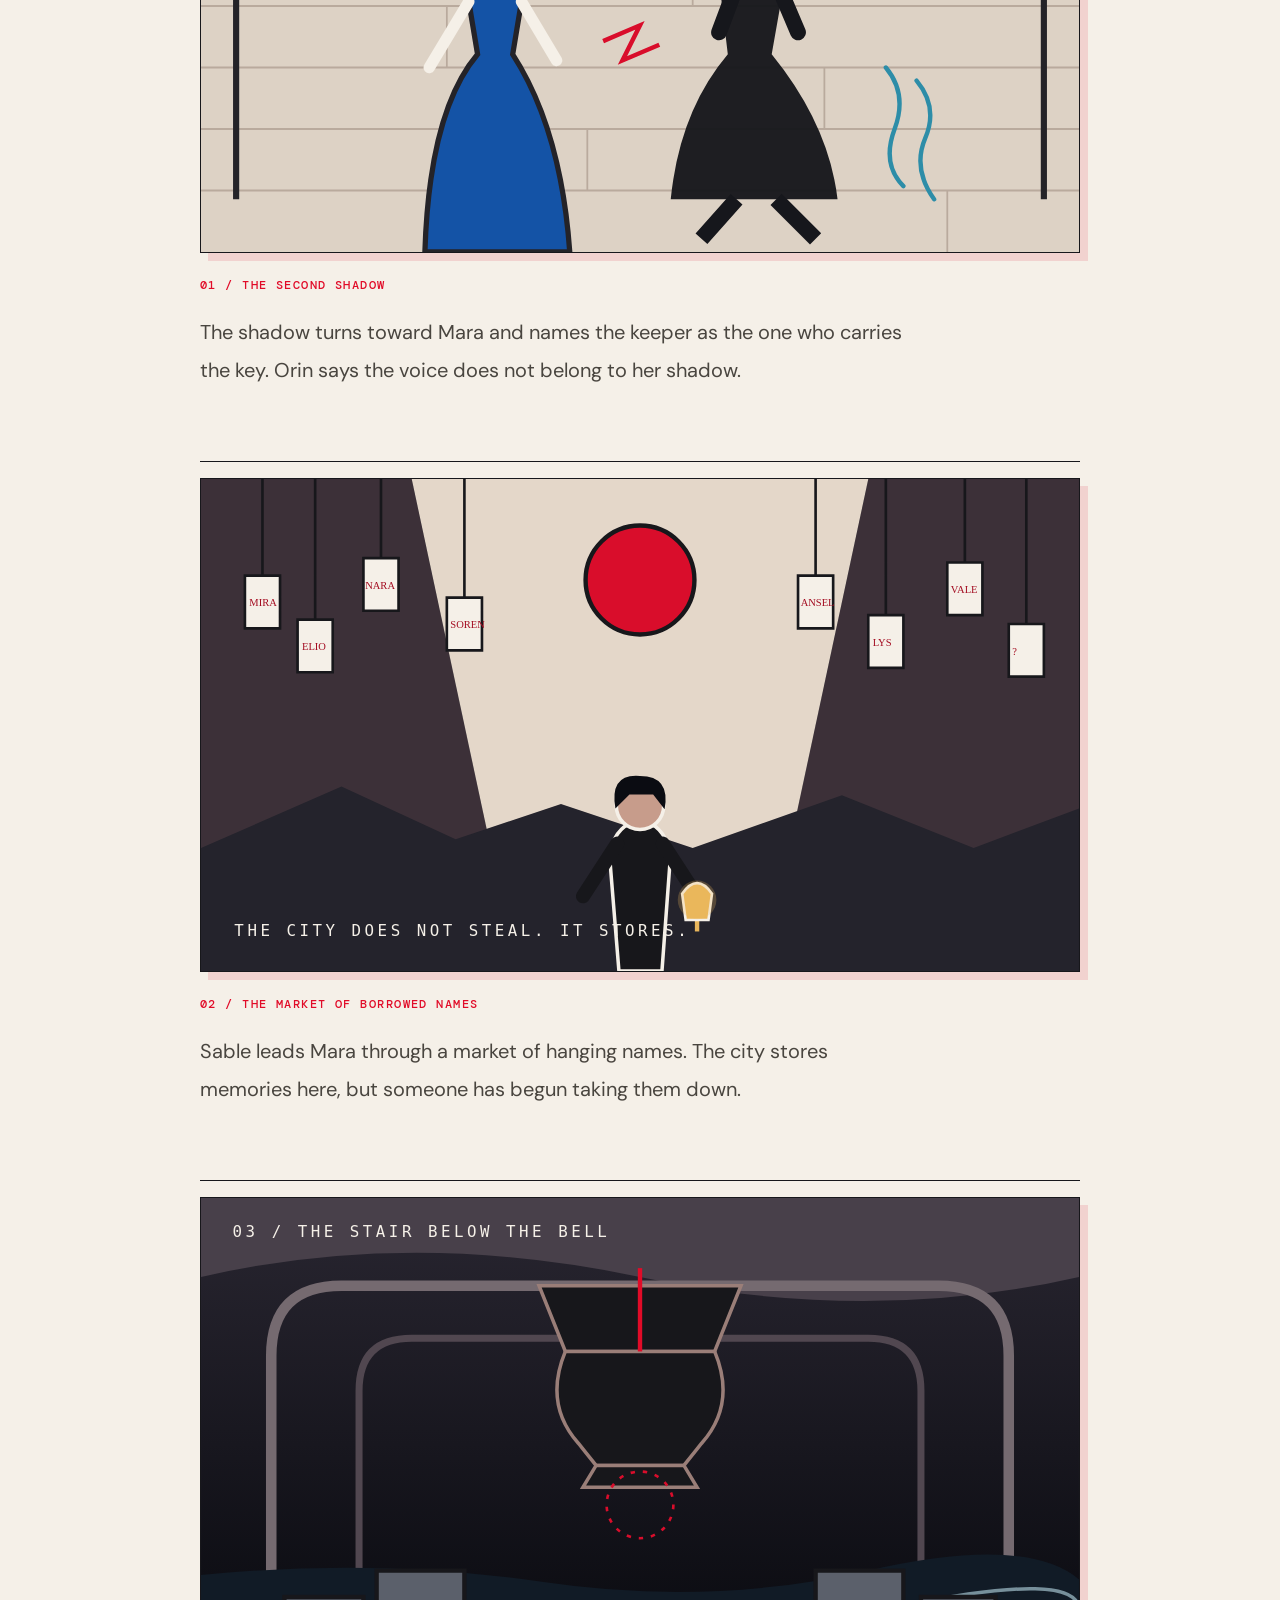
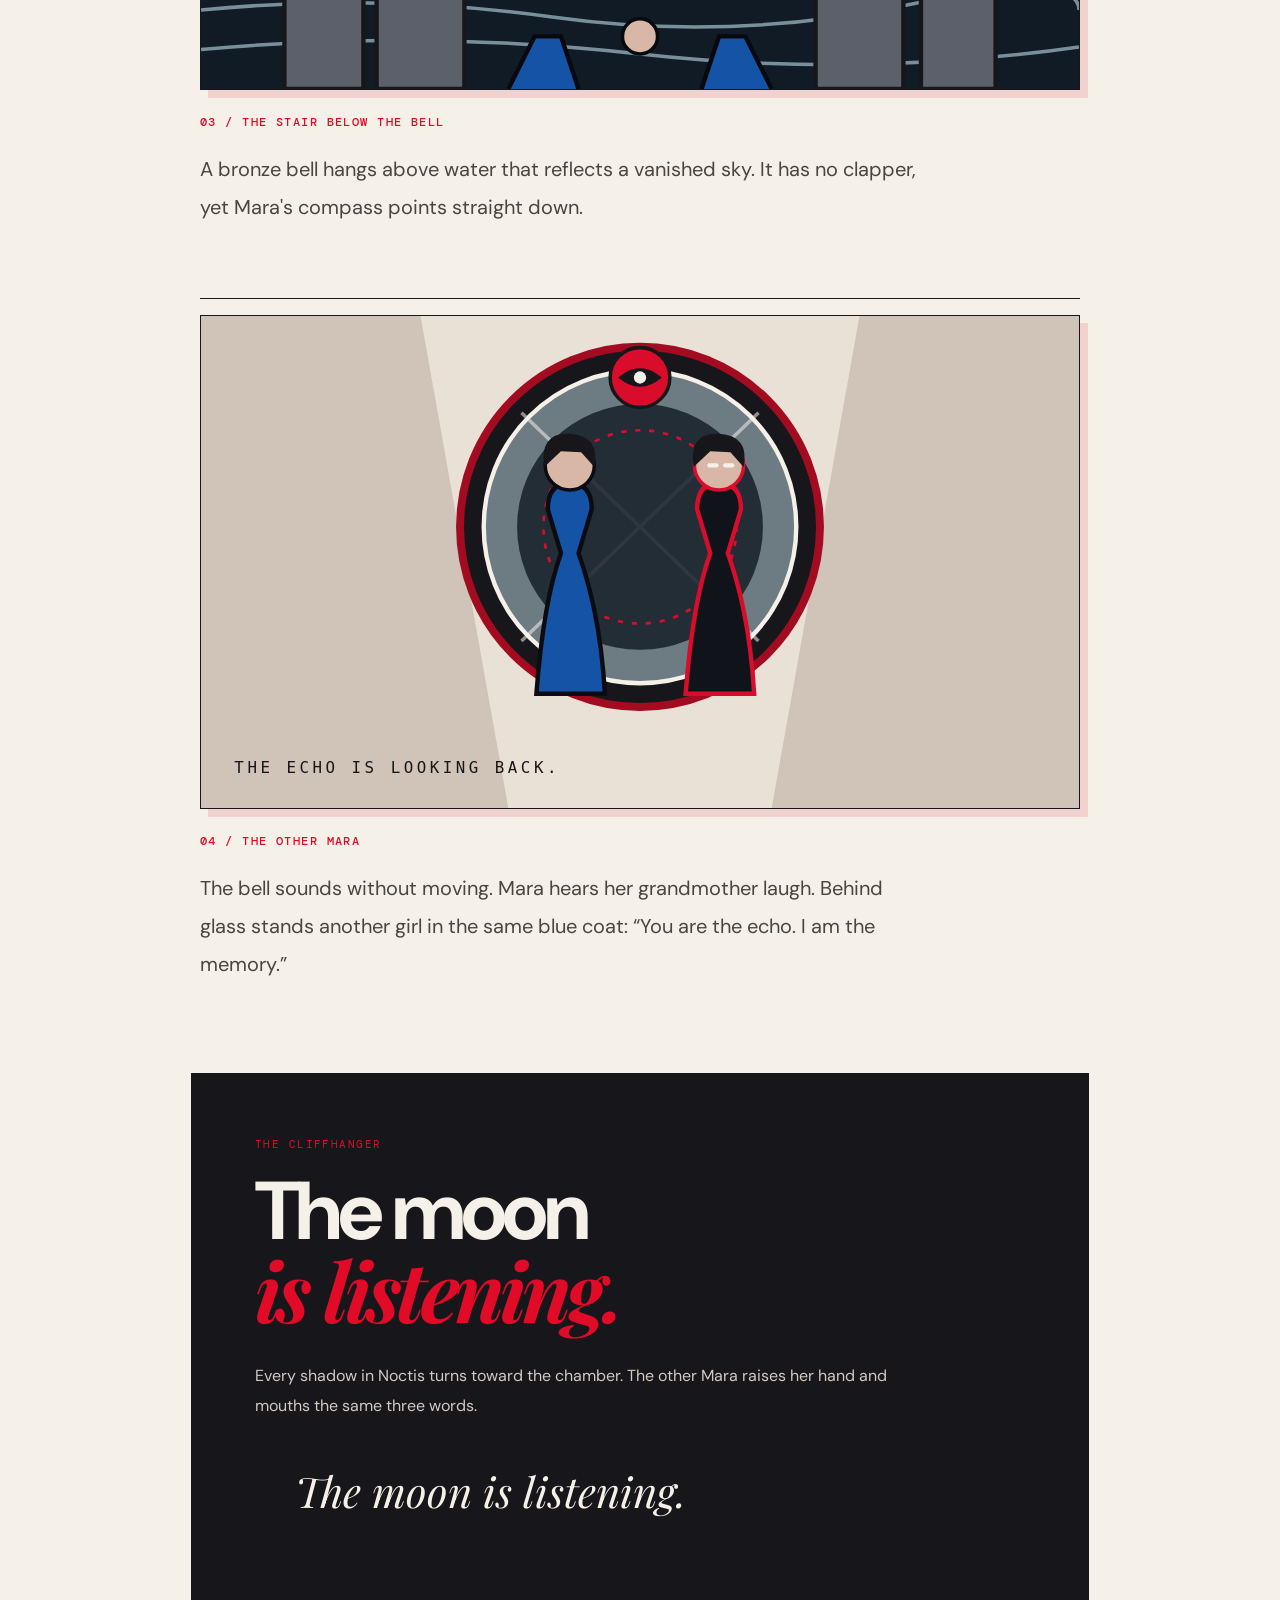
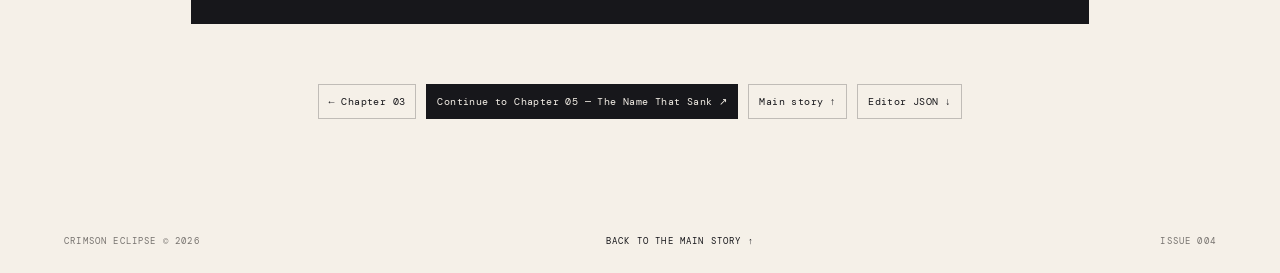
<file: chapter-04.html>
<!doctype html><html lang="en"><head><meta charset="utf-8"><meta name="viewport" content="width=device-width,initial-scale=1"><title>Chapter 04 — The Bell Beneath Noctis</title><link rel="stylesheet" href="styles.css"><link rel="stylesheet" href="chapter-04.css"></head><body>
<header class="topbar"><a class="brand" href="./">◐ CRIMSON ECLIPSE</a><nav class="chapter-page-links" aria-label="Chapter navigation"><a href="chapter-03.html">← Chapter 03</a><a href="editor.html">Story editor</a></nav></header>
<main class="chapter-page-main"><header class="chapter-page-heading"><p class="eyebrow">CHAPTER 04 · NOCTIS ARC</p><h1>The Bell Beneath<br><em>Noctis</em></h1><p class="chapter-page-deck">In a city that has forgotten sunrise, one impossible bell begins to ring.</p></header>
<figure class="chapter-hero-illustration chapter-four-cover"><img src="assets/chapter-04-cover.svg" alt="Mara stands between two shadows beneath a crimson moon shaped like an eye"><figcaption>ISSUE 004 · THE CITY OF BORROWED NAMES</figcaption></figure>
<p class="chapter-page-intro">Mara's shadow steps away from the wall. Orin's coat drips seawater onto dry stone. A bell rings beneath Noctis, though every bell in the city was silenced a century ago.</p>
<article class="chapter-comic-panel"><img src="assets/chapter-04-panel-01.svg" alt="Mara faces a detached shadow while water falls from Orin's coat"><h2>01 / THE SECOND SHADOW</h2><p>The shadow turns toward Mara and names the keeper as the one who carries the key. Orin says the voice does not belong to her shadow.</p></article>
<article class="chapter-comic-panel"><img src="assets/chapter-04-panel-02.svg" alt="A lantern-bearing guide stands beneath paper tags with forgotten names"><h2>02 / THE MARKET OF BORROWED NAMES</h2><p>Sable leads Mara through a market of hanging names. The city stores memories here, but someone has begun taking them down.</p></article>
<article class="chapter-comic-panel"><img src="assets/chapter-04-panel-03.svg" alt="Mara descends into a chapel beneath a bell above dark water"><h2>03 / THE STAIR BELOW THE BELL</h2><p>A bronze bell hangs above water that reflects a vanished sky. It has no clapper, yet Mara's compass points straight down.</p></article>
<article class="chapter-comic-panel"><img src="assets/chapter-04-panel-04.svg" alt="A second Mara appears behind glass inside a circular chamber"><h2>04 / THE OTHER MARA</h2><p>The bell sounds without moving. Mara hears her grandmother laugh. Behind glass stands another girl in the same blue coat: “You are the echo. I am the memory.”</p></article>
<section class="chapter-page-ending"><p class="eyebrow">THE CLIFFHANGER</p><h2>The moon<br><em>is listening.</em></h2><p>Every shadow in Noctis turns toward the chamber. The other Mara raises her hand and mouths the same three words.</p><blockquote>The moon is listening.</blockquote></section>
<nav class="chapter-bottom-nav" aria-label="Continue reading"><a class="chapter-nav-link" href="chapter-03.html">← Chapter 03</a><a class="chapter-nav-link primary" href="chapter-05.html">Continue to Chapter 05 — The Name That Sank ↗</a><a class="chapter-nav-link" href="./">Main story ↑</a><a class="chapter-nav-link" href="chapter-04.json">Editor JSON ↓</a></nav></main><footer><span>CRIMSON ECLIPSE © 2026</span><a href="./">BACK TO THE MAIN STORY ↑</a><span>ISSUE 004</span></footer></body></html>
</file>
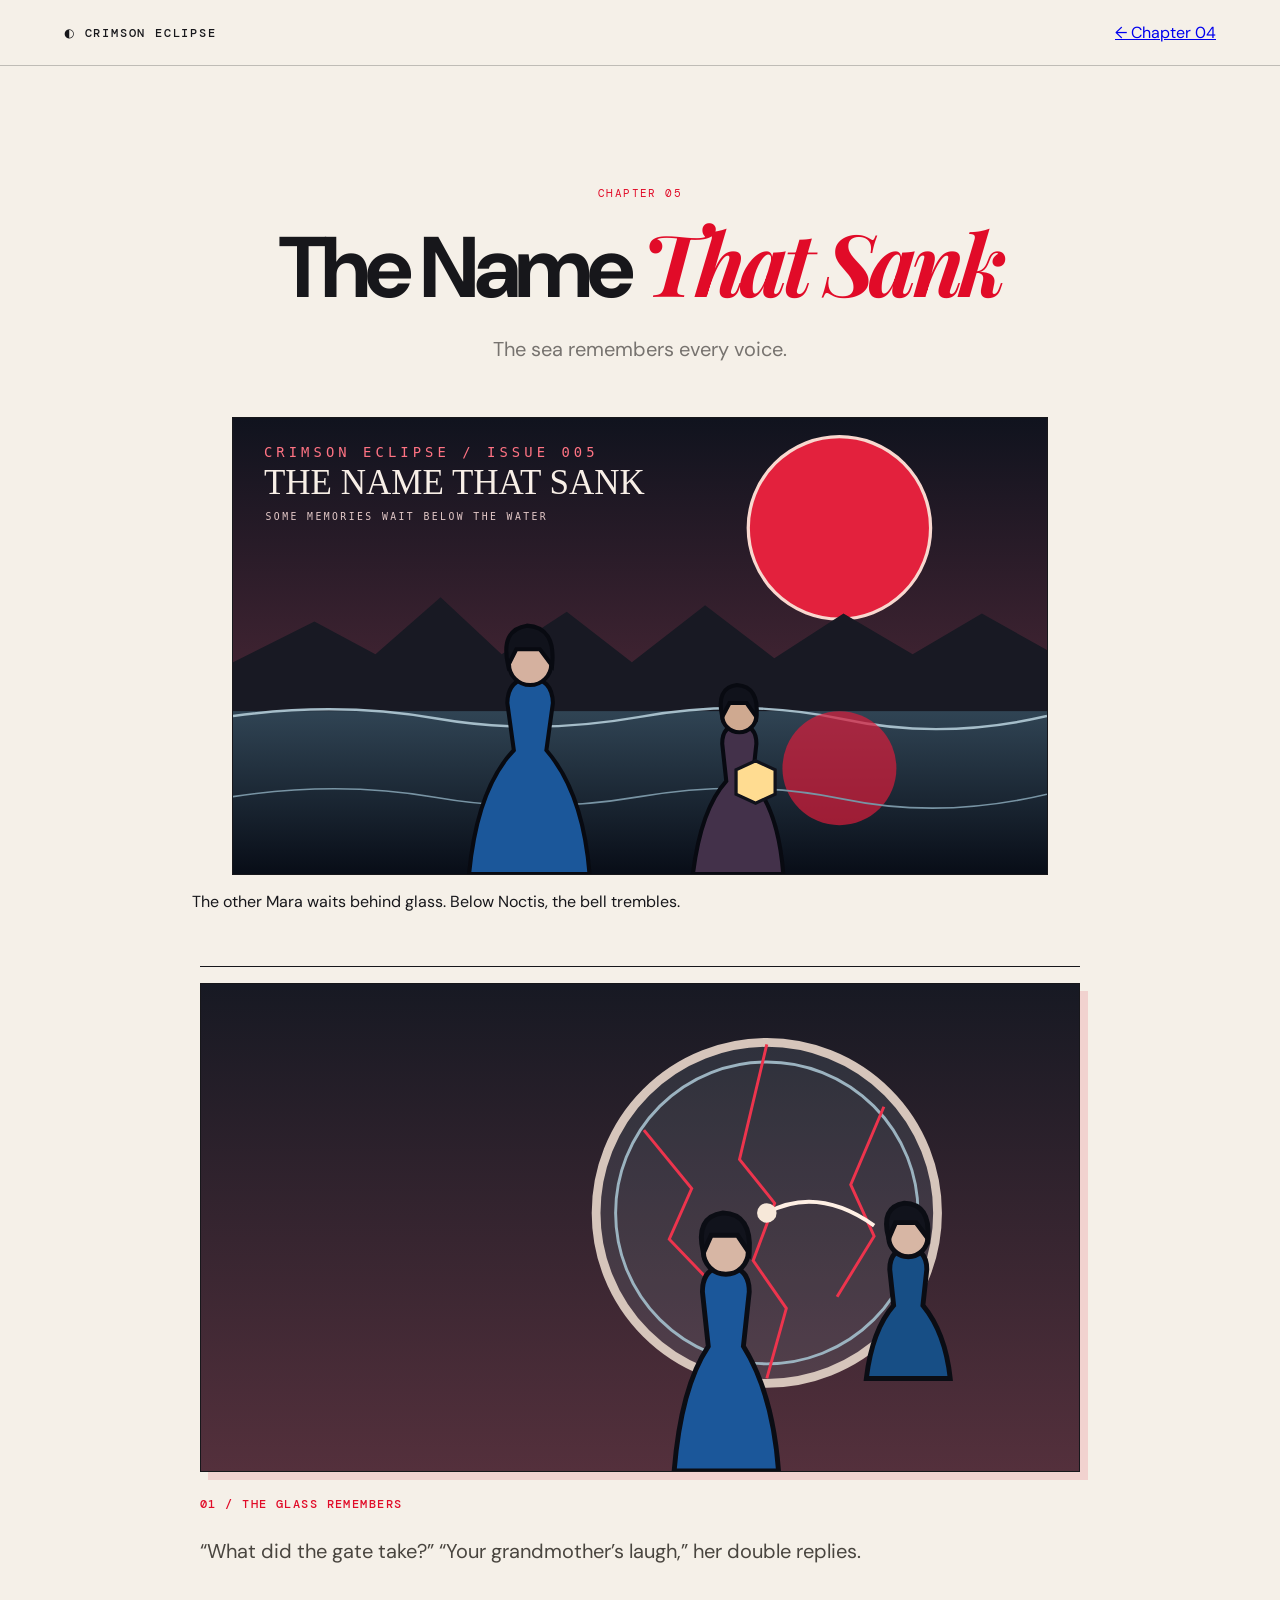
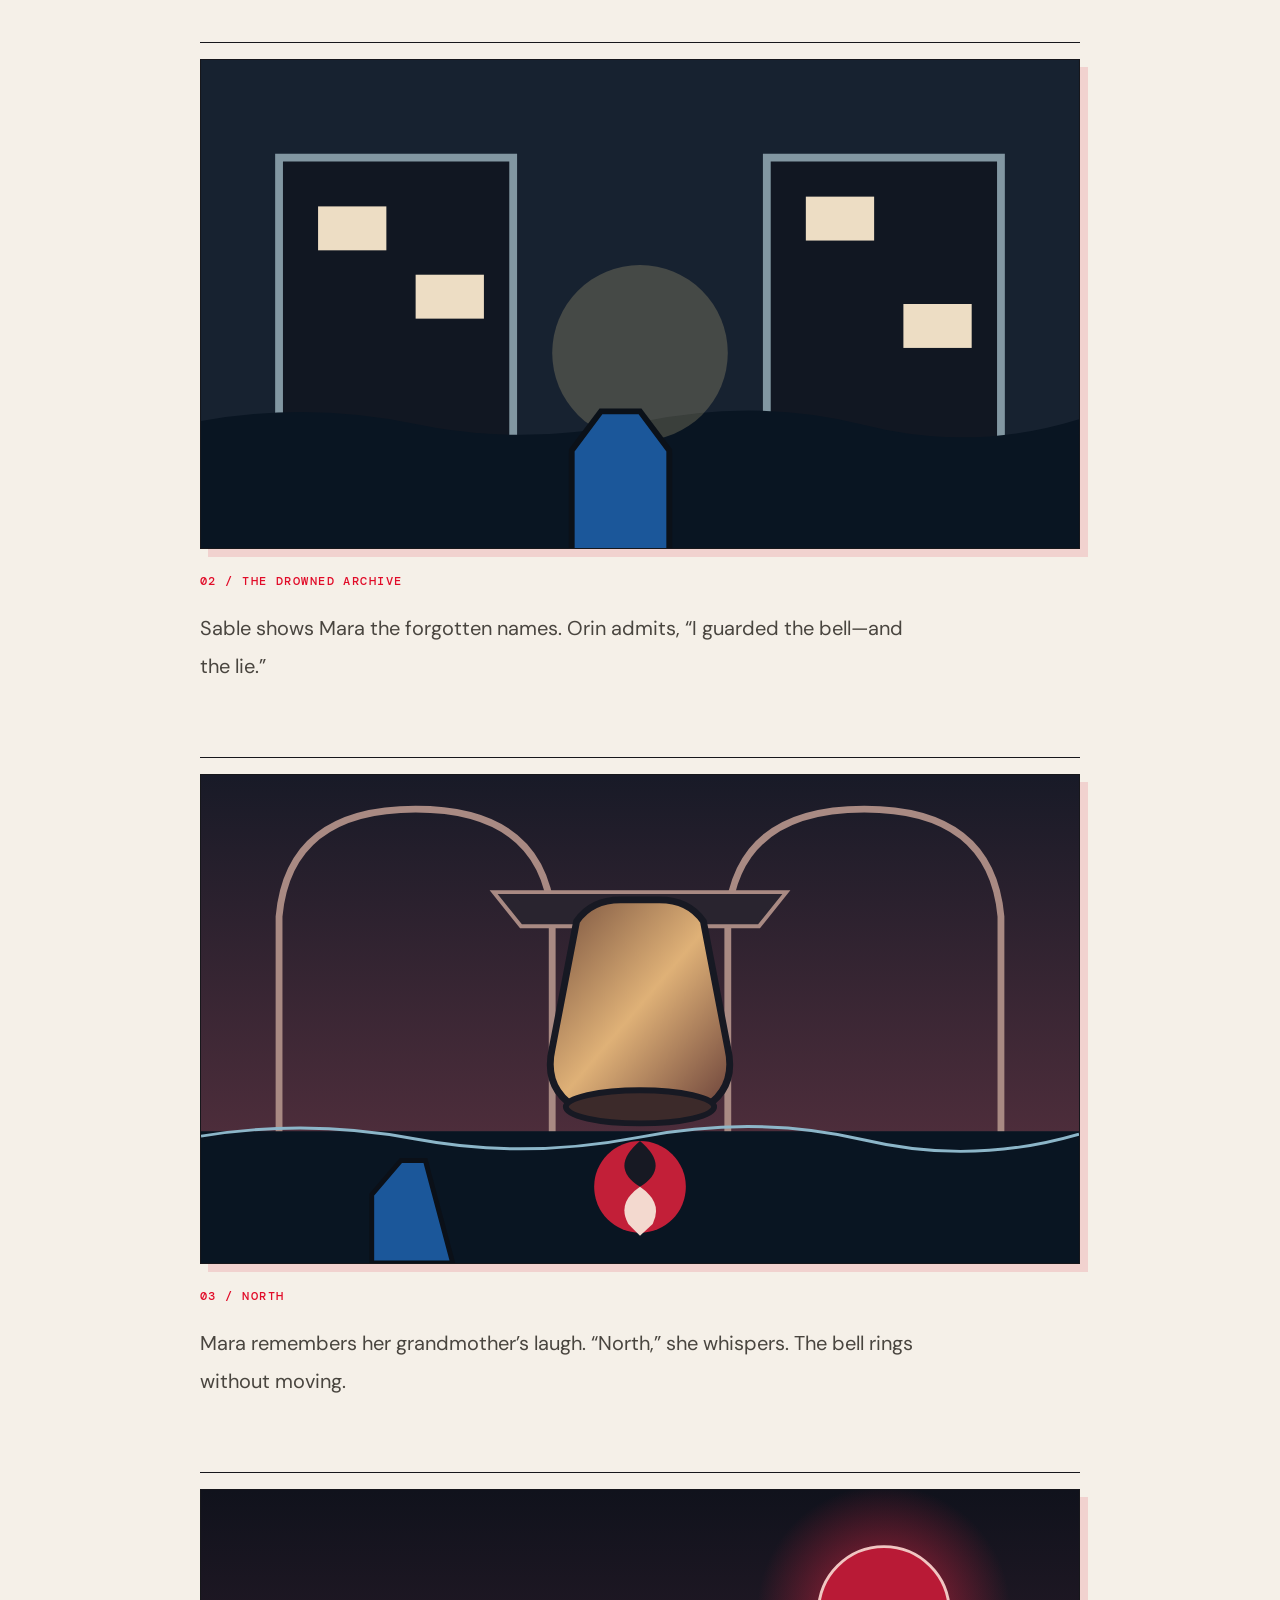
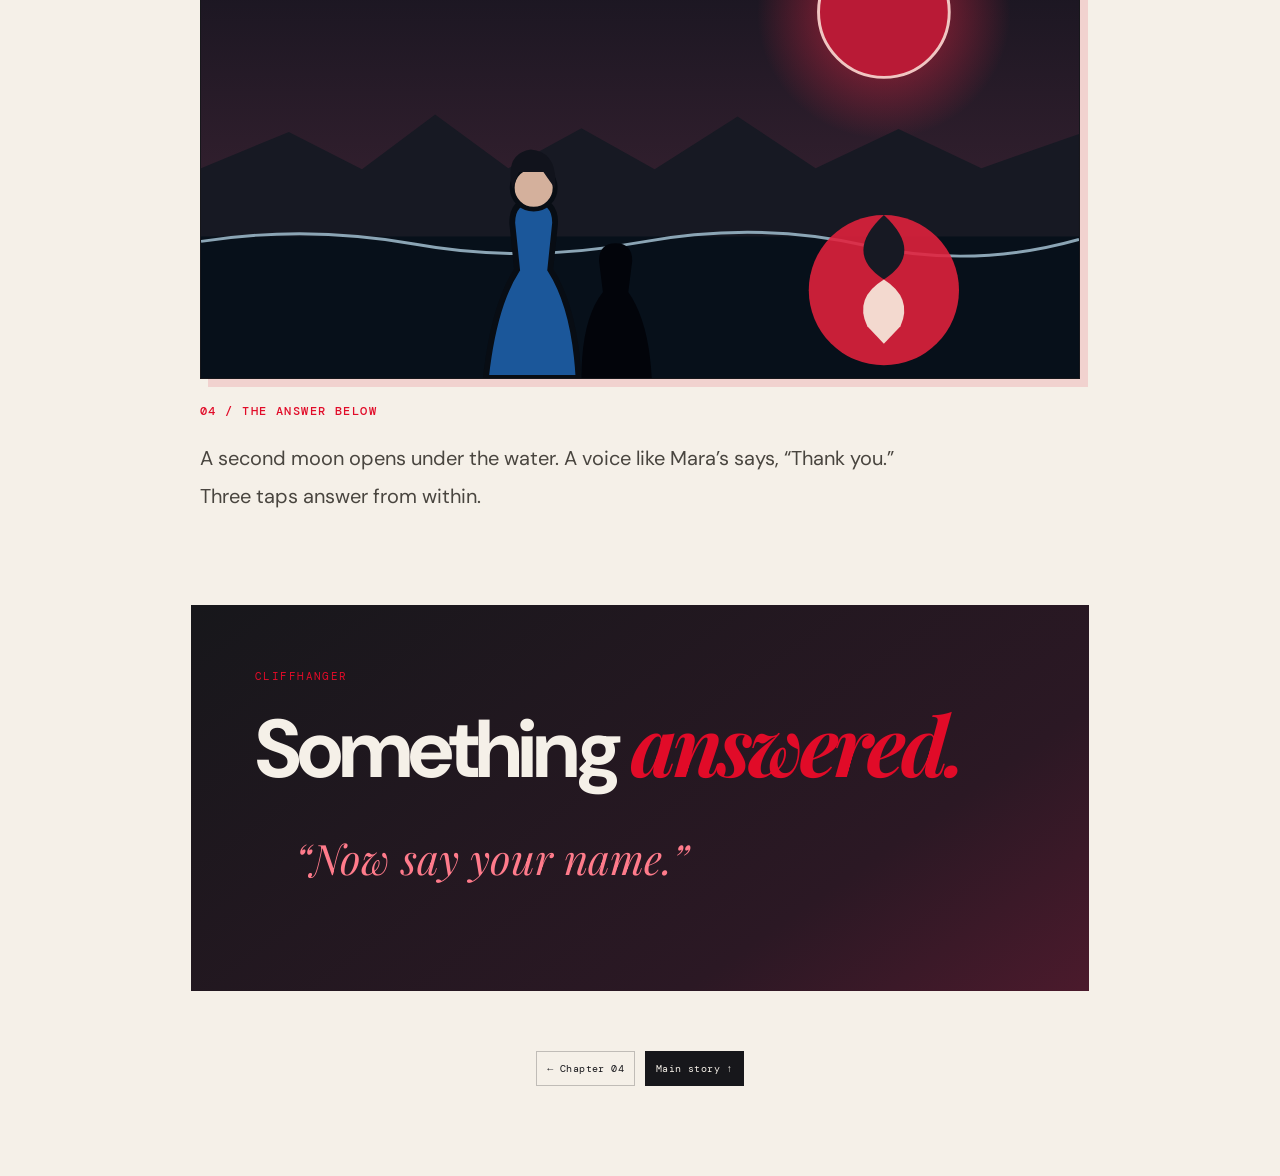
<file: chapter-05.html>
<!doctype html><html lang="en"><head><meta charset="utf-8"><meta name="viewport" content="width=device-width,initial-scale=1"><title>Chapter 05 | Crimson Eclipse</title><link rel="stylesheet" href="styles.css"><link rel="stylesheet" href="chapter-04.css"><link rel="stylesheet" href="chapter-05.css"></head><body><header class="topbar"><a class="brand" href="./">◐ CRIMSON ECLIPSE</a><a href="chapter-04.html">← Chapter 04</a></header><main class="chapter-page-main"><header class="chapter-page-heading"><p class="eyebrow">CHAPTER 05</p><h1>The Name <em>That Sank</em></h1><p class="chapter-page-deck">The sea remembers every voice.</p></header><figure class="chapter-five-cover"><img src="assets/chapter-05-cover.svg" alt="Mara and Sable by a flooded archive"></figure><p>The other Mara waits behind glass. Below Noctis, the bell trembles.</p><article class="chapter-comic-panel chapter-five-panel"><img src="assets/chapter-05-panel-01.svg" alt="Mara faces her double"><h2>01 / THE GLASS REMEMBERS</h2><p>“What did the gate take?” “Your grandmother’s laugh,” her double replies.</p></article><article class="chapter-comic-panel chapter-five-panel"><img src="assets/chapter-05-panel-02.svg" alt="Travelers in a flooded archive"><h2>02 / THE DROWNED ARCHIVE</h2><p>Sable shows Mara the forgotten names. Orin admits, “I guarded the bell—and the lie.”</p></article><article class="chapter-comic-panel chapter-five-panel"><img src="assets/chapter-05-panel-03.svg" alt="A bronze bell above dark water"><h2>03 / NORTH</h2><p>Mara remembers her grandmother’s laugh. “North,” she whispers. The bell rings without moving.</p></article><article class="chapter-comic-panel chapter-five-panel"><img src="assets/chapter-05-panel-04.svg" alt="A second red moon beneath the water"><h2>04 / THE ANSWER BELOW</h2><p>A second moon opens under the water. A voice like Mara’s says, “Thank you.” Three taps answer from within.</p></article><section class="chapter-page-ending chapter-five-ending"><p class="eyebrow">CLIFFHANGER</p><h2>Something <em>answered.</em></h2><blockquote>“Now say your name.”</blockquote></section><nav class="chapter-bottom-nav"><a class="chapter-nav-link" href="chapter-04.html">← Chapter 04</a><a class="chapter-nav-link primary" href="./">Main story ↑</a></nav></main></body></html>
</file>
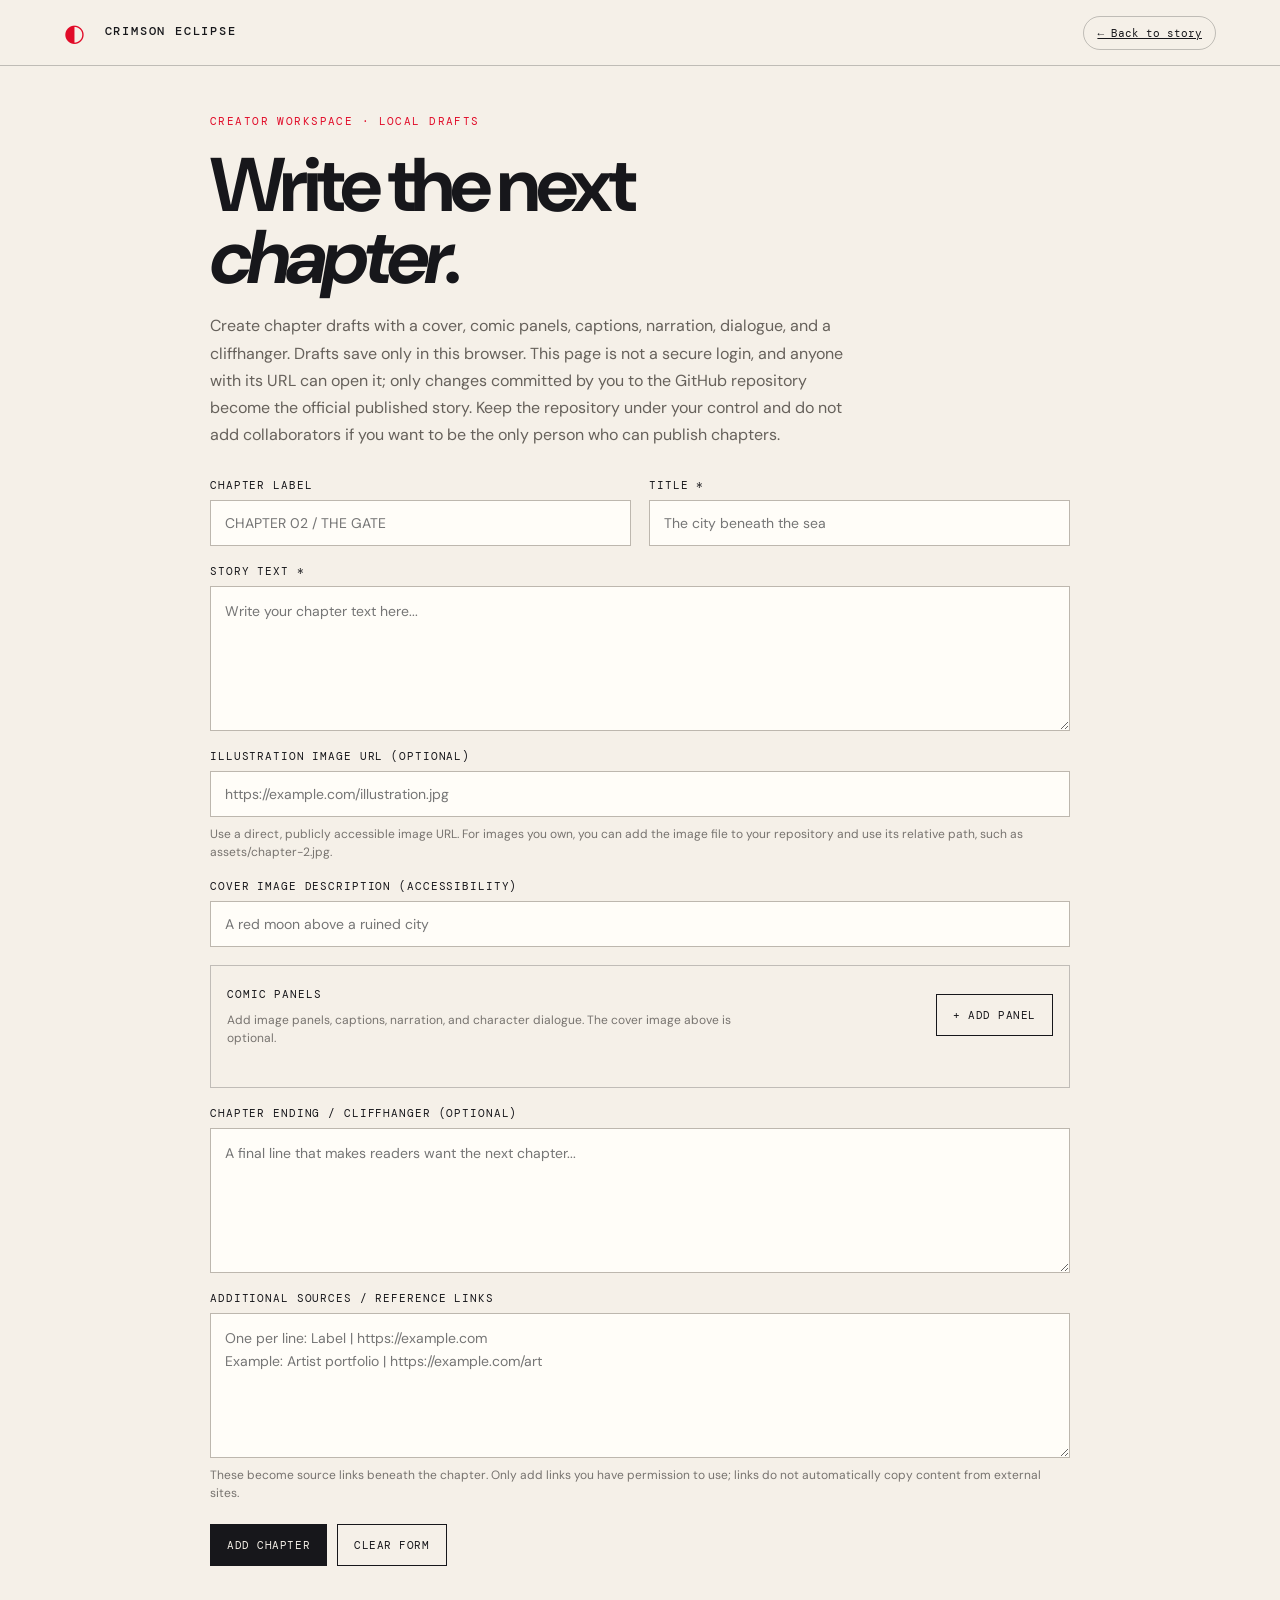
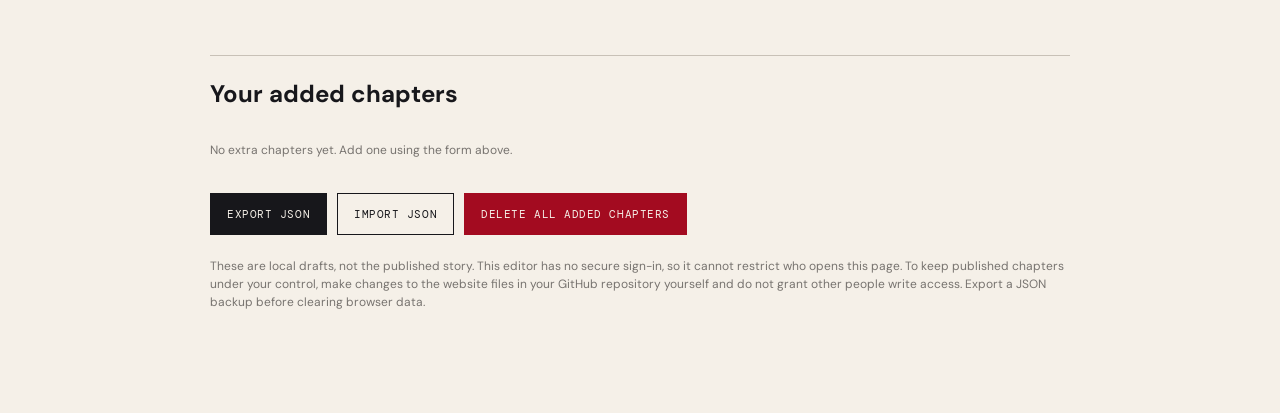
<file: editor.html>
<!doctype html>
<html lang="en">
<head>
  <meta charset="utf-8">
  <meta name="viewport" content="width=device-width, initial-scale=1">
  <meta name="theme-color" content="#111114">
  <title>Story Editor — Crimson Eclipse</title>
  <link rel="stylesheet" href="styles.css">
  <style>
    body{min-height:100vh}.editor-wrap{max-width:900px;margin:0 auto;padding:48px 20px 90px}
    .editor-wrap h1{font-size:clamp(42px,7vw,76px);letter-spacing:-.06em;line-height:.95;margin:10px 0 18px}
    .editor-wrap .intro-note{max-width:650px;line-height:1.7;color:#66615b}
    .editor-grid{display:grid;grid-template-columns:1fr 1fr;gap:18px;margin-top:30px}
    .field{display:flex;flex-direction:column;gap:8px}.field.full{grid-column:1/-1}
    label{font:11px 'DM Mono',monospace;letter-spacing:.08em;text-transform:uppercase}
    input,textarea{width:100%;border:1px solid #bdb7ae;background:#fffdf8;color:#17171b;padding:13px 14px;border-radius:0;font:14px 'DM Sans',sans-serif}
    textarea{min-height:145px;resize:vertical;line-height:1.6}
    .hint{font-size:12px;color:#77736f;line-height:1.5}
    .editor-actions{display:flex;flex-wrap:wrap;gap:10px;margin:22px 0}
    .action{border:1px solid #17171b;background:#17171b;color:#f5f0e8;padding:13px 16px;font:11px 'DM Mono',monospace;letter-spacing:.05em;cursor:pointer}
    .action.secondary{background:transparent;color:#17171b}.action.danger{border-color:#a30b20;background:#a30b20}
    .status{min-height:22px;font-size:13px;color:#14633a}.chapter-list{display:grid;gap:12px;margin-top:20px}
    .chapter-item{border:1px solid #c8c1b7;padding:16px;display:flex;gap:14px;justify-content:space-between;align-items:flex-start}
    .chapter-item h3{margin:0 0 6px;font-size:18px}.chapter-item p{margin:0;color:#6c6760;font-size:13px;line-height:1.5}
    .small-btn{border:1px solid #aaa096;background:transparent;padding:8px 10px;cursor:pointer;font:10px 'DM Mono',monospace;white-space:nowrap}
    .section-title{margin-top:45px;padding-top:22px;border-top:1px solid #c8c1b7;font-size:24px}
    @media(max-width:650px){.editor-grid{grid-template-columns:1fr}.field.full{grid-column:auto}.chapter-item{flex-direction:column}.editor-wrap{padding-top:32px}}
  </style>
</head>
<body>
  <header class="topbar">
    <a class="brand" href="index.html"><span class="brand-mark">◐</span> CRIMSON ECLIPSE</a>
    <a class="icon-btn" href="index.html">← <span>Back to story</span></a>
  </header>
  <main class="editor-wrap">
    <p class="eyebrow">CREATOR WORKSPACE · LOCAL DRAFTS</p>
    <h1>Write the next<br><em>chapter.</em></h1>
    <p class="intro-note">Create chapter drafts with a cover, comic panels, captions, narration, dialogue, and a cliffhanger. Drafts save only in this browser. This page is not a secure login, and anyone with its URL can open it; only changes committed by you to the GitHub repository become the official published story. Keep the repository under your control and do not add collaborators if you want to be the only person who can publish chapters.</p>

    <form id="chapterForm">
      <div class="editor-grid">
        <div class="field"><label for="kicker">Chapter label</label><input id="kicker" maxlength="80" placeholder="CHAPTER 02 / THE GATE"></div>
        <div class="field"><label for="title">Title *</label><input id="title" maxlength="140" required placeholder="The city beneath the sea"></div>
        <div class="field full"><label for="body">Story text *</label><textarea id="body" maxlength="12000" required placeholder="Write your chapter text here..."></textarea></div>
        <div class="field full"><label for="image">Illustration image URL (optional)</label><input id="image" type="url" placeholder="https://example.com/illustration.jpg"><span class="hint">Use a direct, publicly accessible image URL. For images you own, you can add the image file to your repository and use its relative path, such as assets/chapter-2.jpg.</span></div>
        <div class="field full"><label for="imageAlt">Cover image description (accessibility)</label><input id="imageAlt" maxlength="250" placeholder="A red moon above a ruined city"></div>
        <div class="field full panel-builder">
          <div class="panel-builder-head"><div><label>Comic panels</label><p class="hint">Add image panels, captions, narration, and character dialogue. The cover image above is optional.</p></div><button class="action secondary" type="button" id="addPanel">+ ADD PANEL</button></div>
          <div id="panelEditorList" class="panel-editor-list"></div>
        </div>
        <div class="field full"><label for="ending">Chapter ending / cliffhanger (optional)</label><textarea id="ending" maxlength="2500" placeholder="A final line that makes readers want the next chapter..."></textarea></div>
        <div class="field full"><label for="sources">Additional sources / reference links</label><textarea id="sources" placeholder="One per line: Label | https://example.com&#10;Example: Artist portfolio | https://example.com/art"></textarea><span class="hint">These become source links beneath the chapter. Only add links you have permission to use; links do not automatically copy content from external sites.</span></div>
      </div>
      <div class="editor-actions">
        <button class="action" type="submit" id="saveButton">ADD CHAPTER</button>
        <button class="action secondary" type="button" id="clearForm">CLEAR FORM</button>
      </div>
      <p class="status" id="status" role="status" aria-live="polite"></p>
    </form>

    <h2 class="section-title">Your added chapters</h2>
    <div id="chapterList" class="chapter-list"></div>
    <div class="editor-actions">
      <button class="action" type="button" id="exportButton">EXPORT JSON</button>
      <label class="action secondary" for="importFile" style="display:inline-flex;align-items:center;cursor:pointer">IMPORT JSON</label>
      <input id="importFile" type="file" accept=".json,application/json" hidden>
      <button class="action danger" type="button" id="deleteAll">DELETE ALL ADDED CHAPTERS</button>
    </div>
    <p class="hint">These are local drafts, not the published story. This editor has no secure sign-in, so it cannot restrict who opens this page. To keep published chapters under your control, make changes to the website files in your GitHub repository yourself and do not grant other people write access. Export a JSON backup before clearing browser data.</p>
  </main>
  <script src="editor.js"></script>
</body>
</html>
</file>
<file: styles.css>
@import url('https://fonts.googleapis.com/css2?family=DM+Mono:wght@400;500&family=DM+Sans:wght@400;500;700&family=Playfair+Display:ital,wght@0,600;0,700;1,600;1,700&display=swap');
:root{--ink:#17171b;--paper:#f5f0e8;--red:#e10b28;--blue:#1453a6;--muted:#77736f;--line:rgba(23,23,27,.24)}
*{box-sizing:border-box}html{scroll-behavior:smooth;scroll-padding-top:70px}body{margin:0;background:var(--paper);color:var(--ink);font-family:'DM Sans',sans-serif}body.high-contrast{--paper:#fff;--ink:#000;--red:#ff002d;--blue:#003fbd}.progress{position:fixed;z-index:20;top:0;left:0;width:100%;height:3px;background:transparent}.progress span{display:block;width:0;height:100%;background:var(--red)}
.topbar{height:66px;position:sticky;top:0;z-index:15;display:flex;align-items:center;justify-content:space-between;padding:0 clamp(18px,5vw,72px);background:rgba(245,240,232,.93);backdrop-filter:blur(12px);border-bottom:1px solid var(--line)}.brand{font:500 12px 'DM Mono',monospace;letter-spacing:.15em;text-decoration:none;color:var(--ink)}.brand-mark{font-size:24px;vertical-align:middle;margin-right:9px;color:var(--red)}.top-actions{display:flex;gap:10px}.icon-btn{border:1px solid var(--line);border-radius:30px;background:transparent;color:var(--ink);padding:9px 13px;font:11px 'DM Mono',monospace;cursor:pointer}.icon-btn:hover,.icon-btn[aria-pressed=true]{background:var(--ink);color:var(--paper)}
.intro{min-height:calc(100svh - 66px);position:relative;display:grid;grid-template-columns:1fr 1fr;overflow:hidden;border-bottom:1px solid var(--ink)}.intro-copy{z-index:2;align-self:center;padding:8vh 5vw 10vh clamp(24px,10vw,150px)}.eyebrow,.chapter-number,.beat-index,.panel-caption,.wide-caption,.character-stats,footer,.vertical-note{font:11px 'DM Mono',monospace;letter-spacing:.13em}.eyebrow{color:var(--red);margin:0 0 22px}.intro h1{font-size:clamp(66px,10vw,150px);line-height:.78;letter-spacing:-.085em;margin:0;font-weight:700}.intro h1 em,.chapter-heading h2 em,.story-beat em,.character-copy em,.ending h2 em{font-family:'Playfair Display',serif;font-weight:600}.intro h1 em{color:var(--red);letter-spacing:-.08em}.intro-text{font-size:clamp(15px,1.6vw,20px);line-height:1.7;max-width:330px;margin:34px 0}.start-link{display:inline-flex;align-items:center;gap:28px;text-decoration:none;color:var(--ink);font:12px 'DM Mono',monospace;letter-spacing:.1em;border-bottom:1px solid var(--ink);padding:0 0 12px}.start-link span{font-size:20px;color:var(--red)}.intro-art{min-height:600px;position:relative;background:#e7e0d5;overflow:hidden}.moon-halo{position:absolute;width:min(40vw,520px);aspect-ratio:1;left:50%;top:44%;transform:translate(-50%,-50%);border-radius:50%;background:radial-gradient(circle,rgba(225,11,40,.22),transparent 68%)}.moon{position:absolute;width:min(29vw,360px);aspect-ratio:1;left:50%;top:43%;transform:translate(-50%,-50%);border-radius:50%;background:var(--red);box-shadow:0 0 0 13px #e7e0d5,0 0 0 16px var(--ink);animation:moonPulse 5s ease-in-out infinite}.ridge{position:absolute;left:-5%;width:115%;bottom:-2%;height:38%;background:#e7e0d5;border-top:4px solid var(--ink);clip-path:polygon(0 58%,10% 35%,18% 52%,30% 10%,39% 48%,50% 24%,62% 54%,74% 5%,83% 45%,93% 27%,100% 50%,100% 100%,0 100%)}.ridge-back{bottom:12%;opacity:.8;transform:scaleX(-1);border-top-width:2px}.ridge-front{height:28%;background:var(--ink);clip-path:polygon(0 40%,12% 65%,25% 20%,40% 56%,51% 33%,66% 70%,80% 25%,100% 55%,100% 100%,0 100%)}.tiny-star{position:absolute;font-size:24px}.star-one{top:20%;left:22%}.star-two{top:30%;right:17%;font-size:35px}.vertical-note{position:absolute;right:18px;bottom:24px;writing-mode:vertical-rl;font-size:9px}
.chapter-heading{padding:140px 24px 95px;text-align:center;max-width:760px;margin:auto}.chapter-number{color:var(--red)}.chapter-heading h2{font-size:clamp(48px,8vw,92px);line-height:.95;letter-spacing:-.06em;margin:26px 0}.chapter-heading p{color:var(--muted);line-height:1.8;max-width:400px;margin:auto}
.comic-panel{max-width:1080px;margin:0 auto 70px;padding:0 clamp(12px,4vw,40px)}.panel-caption{padding:14px 0;border-top:1px solid var(--ink);border-bottom:1px solid var(--ink);margin-bottom:14px}.art{display:block;width:100%;height:auto;border:1px solid var(--ink)}.panel-narration{font-family:'Playfair Display',serif;font-style:italic;font-size:clamp(18px,2vw,25px);text-align:center;margin:24px auto 0;max-width:650px;line-height:1.5}
.story-beat{max-width:760px;margin:140px auto;padding:0 24px}.beat-index{color:var(--red);margin-bottom:25px}.story-beat blockquote{font:600 clamp(30px,5vw,54px)/1.13 'Playfair Display',serif;letter-spacing:-.035em;margin:0 0 28px}.story-beat p{font-size:16px;line-height:1.9;color:#595650;max-width:560px}.wide-panel{margin:0 auto;max-width:1240px;padding:0 clamp(12px,4vw,40px)}.wide-art{border:1px solid var(--ink);background:#f7f4ed}.wide-art svg{display:block;width:100%;height:auto}.wide-caption{display:flex;justify-content:space-between;padding:13px 2px;color:var(--muted);font-size:10px}.split-beat{display:grid;grid-template-columns:1fr 1fr;gap:50px;align-items:center}.split-beat h2,.character-copy h2,.ending h2{font-size:clamp(42px,6vw,76px);line-height:.98;letter-spacing:-.06em;margin:0}.split-beat p{border-left:2px solid var(--red);padding-left:24px}
.character-panel{max-width:1040px;margin:100px auto 150px;display:grid;grid-template-columns:minmax(230px,440px) 1fr;gap:clamp(28px,7vw,90px);align-items:center;padding:0 24px}.character-art svg{display:block;width:100%;height:auto;border:1px solid var(--ink);box-shadow:12px 12px 0 var(--red)}.character-copy p:not(.eyebrow){font-size:16px;line-height:1.9;color:#595650;max-width:380px}.character-stats{display:flex;flex-direction:column;gap:14px;margin-top:35px;padding-top:18px;border-top:1px solid var(--line);font-size:10px}.character-stats span{display:flex;justify-content:space-between;gap:20px}.character-stats b{font-weight:500}
.ending{background:var(--ink);color:var(--paper);text-align:center;padding:100px 20px 110px;position:relative;overflow:hidden}.ending .eyebrow{margin-top:10px}.ending-moon{font-size:180px;color:var(--red);line-height:.8;margin-bottom:30px;text-shadow:0 0 50px rgba(225,11,40,.3)}.ending h2{font-size:clamp(50px,8vw,92px)}.ending h2 em{color:var(--red)}.ending>p:not(.eyebrow){color:#c5c0ba;line-height:1.8}.continue-btn{margin-top:25px;padding:16px 20px;border:1px solid #777;background:transparent;color:var(--paper);font:11px 'DM Mono',monospace;letter-spacing:.08em;cursor:pointer;transition:background .2s,color .2s}.continue-btn span{margin-left:25px;color:var(--red)}.continue-btn:hover{background:var(--paper);color:var(--ink)}.chapter-two{font:11px 'DM Mono',monospace;letter-spacing:.1em!important;color:#ff5268!important;margin-top:25px}
footer{display:flex;justify-content:space-between;gap:20px;padding:26px clamp(18px,5vw,72px);font-size:9px;color:var(--muted)}footer a{color:var(--ink);text-decoration:none}
[data-reveal]{opacity:0;transform:translateY(28px);transition:opacity .8s ease,transform .8s ease}[data-reveal].revealed{opacity:1;transform:translateY(0)}
@keyframes moonPulse{0%,100%{box-shadow:0 0 0 13px #e7e0d5,0 0 0 16px var(--ink),0 0 42px rgba(225,11,40,.25)}50%{box-shadow:0 0 0 13px #e7e0d5,0 0 0 16px var(--ink),0 0 85px rgba(225,11,40,.48)}}
@media(max-width:760px){.topbar{height:58px;padding:0 16px}.brand{font-size:10px}.icon-btn{padding:8px 10px}.icon-btn span{display:none}.intro{grid-template-columns:1fr;min-height:unset}.intro-copy{padding:80px 28px 65px}.intro h1{font-size:clamp(72px,19vw,125px)}.intro-art{min-height:430px;grid-row:1}.moon{width:48vw}.moon-halo{width:68vw}.vertical-note{right:12px;bottom:14px}.chapter-heading{padding:95px 22px 70px}.story-beat{margin:90px auto}.split-beat{grid-template-columns:1fr;gap:10px}.character-panel{grid-template-columns:1fr;max-width:520px;margin:80px auto 100px}.character-art{max-width:340px;margin:auto}.character-copy{padding:10px 4px}.ending{padding:80px 20px 90px}footer{flex-wrap:wrap;justify-content:center;text-align:center}footer span,footer a{width:100%}}
@media(prefers-reduced-motion:reduce){*,*::before,*::after{scroll-behavior:auto!important;animation:none!important;transition:none!important}[data-reveal]{opacity:1;transform:none}}


/* User-added chapters and sources */
.editor-link {text-decoration:none;display:inline-flex;align-items:center;gap:7px}
.custom-chapter{max-width:1080px;margin:80px auto;padding:0 clamp(12px,4vw,40px)}
.custom-chapter .custom-label{font:11px 'DM Mono',monospace;letter-spacing:.13em;color:var(--red);margin-bottom:14px}
.custom-chapter h2{font-size:clamp(34px,6vw,68px);line-height:1;letter-spacing:-.055em;margin:0 0 20px}
.custom-chapter p{max-width:720px;line-height:1.9;color:#595650}
.custom-chapter img{display:block;width:100%;max-height:680px;object-fit:cover;border:1px solid var(--ink);margin:22px 0}
.source-list{display:flex;flex-wrap:wrap;gap:10px;margin-top:22px}
.source-list a{color:var(--ink);font:10px 'DM Mono',monospace;letter-spacing:.05em;border:1px solid var(--line);padding:10px 12px;text-decoration:none}
.source-list a:hover{background:var(--ink);color:var(--paper)}


/* Multi-panel comic chapter editor and reader */
.panel-builder{border:1px solid var(--line);padding:16px}
.panel-builder-head{display:flex;align-items:center;justify-content:space-between;gap:12px;flex-wrap:wrap}
.panel-builder-head .hint{margin:8px 0 0;max-width:520px}
.panel-editor-list{display:grid;gap:14px;margin-top:16px}
.panel-edit-card{display:grid;gap:9px;padding:15px;border:1px solid #c8c1b7;background:#f7f4ed}
.panel-edit-top{display:flex;justify-content:space-between;align-items:center;margin-bottom:5px}
.panel-edit-top strong{font:11px 'DM Mono',monospace;letter-spacing:.1em;color:#a30b20}
.panel-edit-card label{margin-top:4px}
.panel-edit-card input,.panel-edit-card textarea{min-height:0}
.panel-edit-card textarea{min-height:85px}
.chapter-item-actions{display:flex;gap:8px;flex-wrap:wrap}
.published-comic-panel{margin:30px 0;padding-top:18px;border-top:1px solid var(--line)}
.published-panel-caption{font:11px 'DM Mono',monospace;letter-spacing:.12em;margin:0 0 12px;color:var(--red)}
.published-comic-panel img{display:block;width:100%;max-height:760px;object-fit:contain;background:#e7e0d5;border:1px solid var(--ink);margin:0 0 16px}
.published-panel-narration{font-family:'Playfair Display',serif;font-style:italic}
.published-panel-dialogue{border-left:3px solid var(--red);margin:16px 0;padding:8px 0 8px 18px;font-size:clamp(16px,2vw,22px);line-height:1.6;color:var(--ink)}
.published-chapter-ending{margin-top:32px;padding:20px;border:1px solid var(--red);font-family:'Playfair Display',serif;font-style:italic}


/* Chapter illustration slideshow */
.comic-slideshow{max-width:980px;margin:34px auto 48px;border:1px solid var(--ink);background:#e9e1d5;box-shadow:10px 10px 0 rgba(217,13,43,.14)}
.slideshow-stage{position:relative;overflow:hidden}
.slide{margin:0;animation:slideAppear .38s ease both}
.slide[hidden]{display:none}
.slide svg{display:block;width:100%;height:auto;aspect-ratio:15/7}
.slide figcaption{padding:12px 16px;background:#f7f4ed;border-top:1px solid var(--ink);font:10px 'DM Mono',monospace;letter-spacing:.14em;color:var(--red)}
.slideshow-controls{display:flex;align-items:center;justify-content:space-between;padding:12px 15px;background:var(--ink);color:var(--paper)}
.slide-arrow{display:grid;place-items:center;width:42px;height:38px;border:1px solid #777;background:transparent;color:var(--paper);font-size:20px;cursor:pointer;transition:background .2s,color .2s}
.slide-arrow:hover,.slide-arrow:focus-visible{background:var(--paper);color:var(--ink)}
.slide-dots{display:flex;align-items:center;gap:10px}
.slide-dot{width:9px;height:9px;padding:0;border:1px solid var(--paper);border-radius:50%;background:transparent;cursor:pointer}
.slide-dot.is-active{background:var(--red);border-color:var(--red);box-shadow:0 0 0 4px rgba(217,13,43,.18)}
.slide-arrow:focus-visible,.slide-dot:focus-visible{outline:2px solid var(--red);outline-offset:4px}
@keyframes slideAppear{from{opacity:.45;transform:translateY(5px)}to{opacity:1;transform:translateY(0)}}
@media(max-width:600px){.comic-slideshow{margin:26px 0 36px;box-shadow:5px 5px 0 rgba(217,13,43,.14)}.slide svg{aspect-ratio:1.1/1}.slideshow-controls{padding:10px}.slide-arrow{width:38px;height:36px}}
@media(prefers-reduced-motion:reduce){.slide{animation:none}}


/* Smooth, accessible cinematic slideshow upgrades */
.comic-slideshow{border-radius:3px;overflow:hidden;touch-action:pan-y}
.slideshow-stage{background:#17171b;isolation:isolate}
.slide{transform-origin:center;will-change:opacity,transform}
.slide.is-active{animation:comicSlideIn .55s cubic-bezier(.2,.75,.25,1) both}
.slide svg{transition:filter .45s ease}
.comic-slideshow:hover .slide.is-active svg{filter:saturate(1.08) contrast(1.03)}
.slideshow-controls{gap:14px;min-height:66px}
.slide-status{font:10px 'DM Mono',monospace;letter-spacing:.1em;color:#c8c1b7;min-width:44px;text-align:center}
.slide-dots{flex:1;justify-content:center}
.slide-dot{transition:transform .2s ease,background .2s ease,box-shadow .2s ease}
.slide-dot:hover{transform:scale(1.3)}
.slide-arrow{flex:0 0 42px;border-radius:2px}
@keyframes comicSlideIn{from{opacity:.25;transform:translateX(14px) scale(.99);filter:blur(2px)}to{opacity:1;transform:translateX(0) scale(1);filter:blur(0)}}
@media(prefers-reduced-motion:reduce){.slide.is-active{animation:none!important}.slide svg,.slide-dot{transition:none!important}}
@media(max-width:520px){.slideshow-controls{padding:10px;gap:8px}.slide-arrow{flex-basis:36px;width:36px;height:36px}.slide-dots{gap:7px}.slide-status{min-width:36px;font-size:9px}.slide figcaption{font-size:9px;padding:11px 12px}}

.chapter-hero-illustration{margin:30px 0 38px;border:1px solid var(--ink);background:#17171b;box-shadow:9px 9px 0 rgba(217,13,43,.16);overflow:hidden}
.chapter-hero-illustration img{display:block;width:100%;height:auto;max-height:560px;object-fit:cover;margin:0;border:0}
.chapter-hero-illustration figcaption{padding:12px 15px;color:#d9d0c7;background:#17171b;font:10px 'DM Mono',monospace;letter-spacing:.12em}

/* Story-first pacing: cinematic artwork, expressive text, generous breathing room */
.reading-beat{max-width:720px;margin:clamp(72px,10vw,138px) auto;padding:0 26px}
.reading-beat>p{font-family:'DM Sans',sans-serif;font-size:clamp(17px,1.8vw,20px);line-height:2;color:#49453f;letter-spacing:.005em}
.reading-beat blockquote{font-size:clamp(30px,4.6vw,52px);line-height:1.18}
.story-line{margin-top:28px!important;padding-left:18px;border-left:2px solid var(--red);font-family:'Playfair Display',serif!important;font-style:italic;font-size:clamp(20px,2.5vw,27px)!important;color:var(--ink)!important}
.dramatic-heading{font-size:clamp(42px,7vw,78px);line-height:.98;letter-spacing:-.065em;margin:0 0 28px}
.dramatic-heading em{font-family:'Playfair Display',serif;color:var(--red);font-weight:600}
.ink-message{padding:20px 24px!important;border-left:4px solid var(--red);background:#eae1d6;font:600 clamp(17px,2.4vw,24px)/1.5 'DM Mono',monospace!important;letter-spacing:.035em;margin:32px 0 0!important}
.narrative-art{max-width:1080px;margin:clamp(52px,8vw,100px) auto;padding:0 clamp(12px,4vw,40px)}
.narrative-art svg{display:block;width:100%;height:auto;border:1px solid #17171b;box-shadow:0 18px 55px rgba(30,18,25,.13)}
.narrative-art figcaption{display:flex;gap:16px;align-items:center;padding:13px 2px;color:#77736f;font:10px 'DM Mono',monospace;letter-spacing:.11em}
.narrative-art figcaption span{color:var(--red);white-space:nowrap}
.chapter-heading p{font-size:17px}
.panel-narration{max-width:680px}
body.reader-mode{--paper:#f8f2e7}
body.reader-mode main{max-width:1040px;margin:auto}
body.reader-mode .intro-art,body.reader-mode .vertical-note,body.reader-mode .top-actions #soundToggle{display:none}
body.reader-mode .intro{grid-template-columns:1fr;min-height:55vh}
body.reader-mode .intro-copy{max-width:820px;margin:auto;padding:70px 28px}
body.reader-mode .story-beat p,body.reader-mode .custom-chapter>p{font-size:clamp(18px,2vw,21px);line-height:2.05}
body.reader-mode .narrative-art{max-width:900px}
body.reader-mode .topbar{background:rgba(248,242,231,.96)}
@media(max-width:760px){.narrative-art{margin:55px auto}.narrative-art figcaption{font-size:9px;line-height:1.6}.reading-beat{margin:78px auto}.ink-message{padding:16px!important}}
@media(prefers-reduced-motion:reduce){.narrative-art svg{scroll-behavior:auto}}
</file>
<file: chapter-04.css>
.chapter-page-main{max-width:980px;margin:0 auto;padding:28px clamp(16px,4vw,42px) 90px}.chapter-page-heading{text-align:center;padding:clamp(48px,8vw,92px) 0 34px}.chapter-page-heading h1{font-size:clamp(44px,8vw,86px);line-height:.94;letter-spacing:-.06em;margin:12px 0 22px}.chapter-page-heading h1 em,.chapter-page-ending h2 em{font-family:'Playfair Display',serif;color:var(--red)}.chapter-page-deck{max-width:560px;margin:auto;color:var(--muted);font-size:clamp(16px,2vw,20px);line-height:1.8}.chapter-four-cover{margin:20px 0 38px}.chapter-four-cover img{object-fit:contain;max-height:none}.chapter-page-intro{max-width:700px;margin:40px auto 64px;font-size:clamp(18px,2.2vw,22px);line-height:1.9;color:#49453f}.chapter-comic-panel{margin:54px auto 72px;max-width:880px;border-top:1px solid var(--ink);padding-top:16px}.chapter-comic-panel img{display:block;width:100%;height:auto;border:1px solid var(--ink);box-shadow:8px 8px 0 rgba(217,13,43,.13)}.chapter-comic-panel h2{margin:24px 0 12px;font:500 12px 'DM Mono',monospace;letter-spacing:.12em;color:var(--red)}.chapter-comic-panel p{font-size:clamp(17px,2vw,20px);line-height:1.9;color:#49453f;max-width:720px}.chapter-comic-panel blockquote{margin:20px 0;padding:6px 0 6px 20px;border-left:3px solid var(--red);font:italic clamp(21px,3vw,30px)/1.45 'Playfair Display',serif}.chapter-page-ending{margin:90px -1px 60px;padding:clamp(32px,6vw,64px);background:var(--ink);color:var(--paper)}.chapter-page-ending h2{font-size:clamp(46px,8vw,82px);line-height:.95;letter-spacing:-.05em;margin:16px 0 26px}.chapter-page-ending p:not(.eyebrow){line-height:1.9;color:#d1c9c2;max-width:680px}.chapter-page-ending blockquote{font:italic clamp(26px,4vw,42px)/1.3 'Playfair Display',serif;color:var(--paper)}.chapter-page-links{display:flex;gap:12px;align-items:center}.chapter-page-links a,.chapter-nav-link{color:var(--ink);text-decoration:none;font:10px 'DM Mono',monospace;letter-spacing:.04em;padding:10px;border:1px solid var(--line)}.chapter-bottom-nav{display:flex;gap:10px;justify-content:center;flex-wrap:wrap}.chapter-nav-link.primary{background:var(--ink);color:var(--paper)}.chapter-page-links a:hover,.chapter-nav-link:hover{border-color:var(--red)}@media(max-width:600px){.chapter-page-main{padding-top:12px}.chapter-page-heading{padding-top:45px}.chapter-page-links{gap:4px}.chapter-page-links a{font-size:9px;padding:8px 6px}.chapter-comic-panel{margin:42px auto 56px}.chapter-page-ending{margin-top:62px}.chapter-bottom-nav{align-items:stretch;flex-direction:column}.chapter-nav-link{text-align:center}}@media(prefers-reduced-motion:reduce){.chapter-page-main{scroll-behavior:auto}}
</file>
<file: chapter-05.css>
.chapter-five-cover img{display:block;width:100%;height:auto;border:1px solid var(--ink)}.chapter-five-cover figcaption{font:10px 'DM Mono',monospace;letter-spacing:.12em;color:var(--muted);padding:12px 0}.chapter-five-quote{border-left:3px solid var(--red);padding:8px 0 8px 22px;font:italic clamp(22px,3vw,34px)/1.45 'Playfair Display',serif;margin:24px 0}.chapter-five-panel .panel-dialogue{padding:8px 0 8px 18px;border-left:2px solid var(--red);font:italic clamp(18px,2.4vw,23px)/1.6 'Playfair Display',serif;color:var(--ink)}.chapter-five-panel img{background:#171923}.chapter-five-ending{background:linear-gradient(145deg,#17171b,#2b1824 72%,#4b1a2c)}.chapter-five-ending blockquote{color:#ff7b8b}@media(max-width:600px){.chapter-five-panel img{box-shadow:4px 4px 0 rgba(217,13,43,.14)}.chapter-five-quote{padding-left:15px}}@media(prefers-reduced-motion:reduce){.chapter-five-panel img{scroll-behavior:auto}}
</file>
